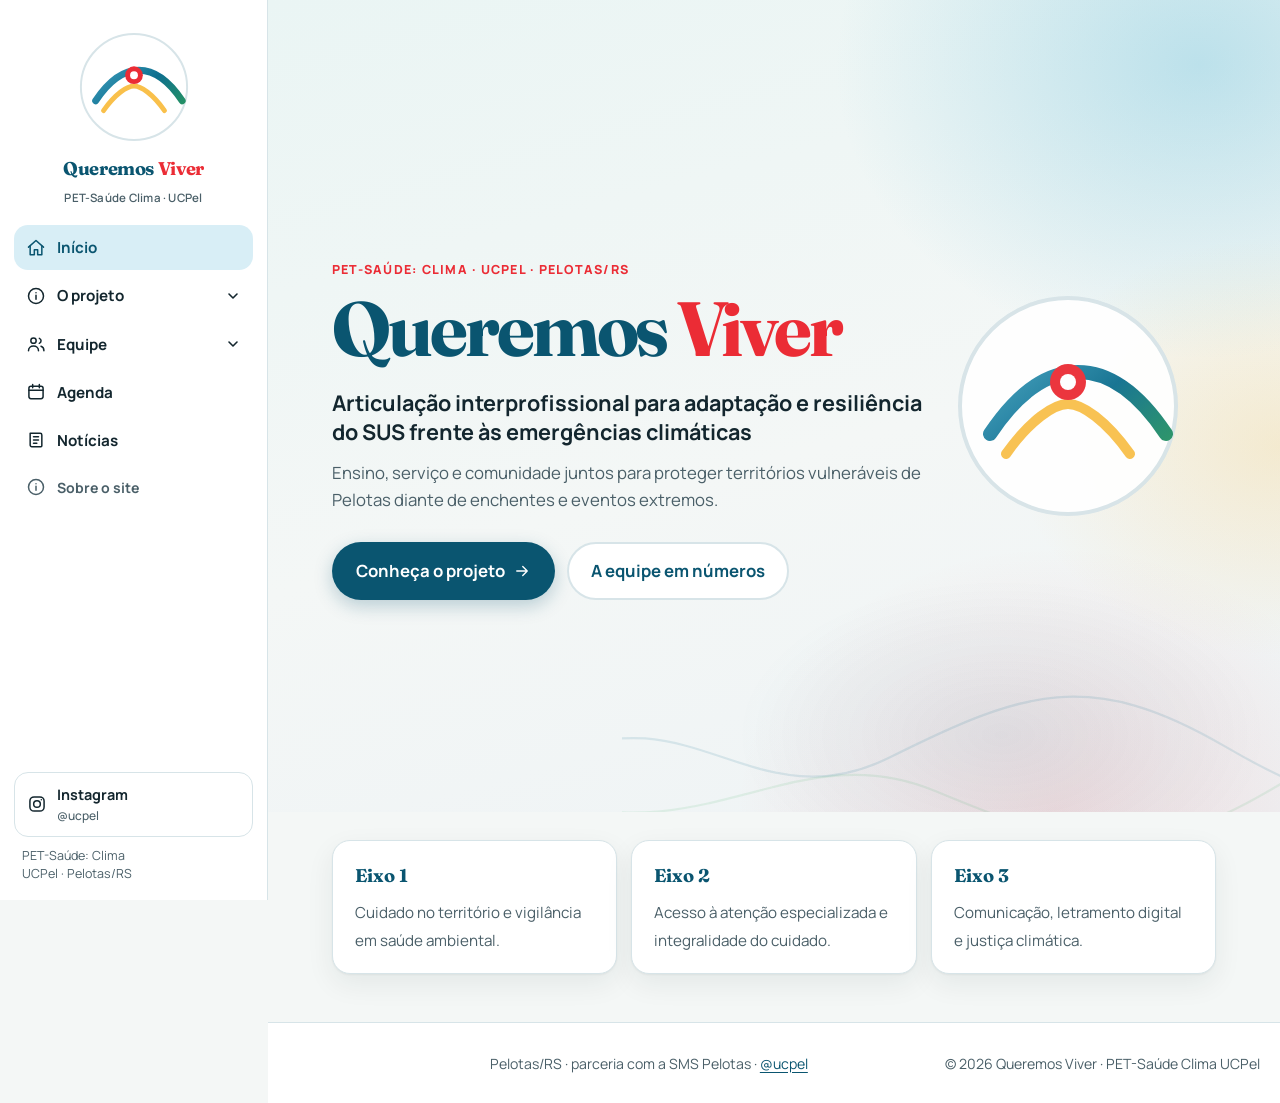
<file: index.html>
<!doctype html>
<html lang="pt-BR">
<head>
  <meta charset="utf-8">
  <meta name="viewport" content="width=device-width, initial-scale=1">
  <title>Queremos Viver — PET-Saúde Clima UCPel</title>
  <meta name="description" content="Queremos Viver (PET-Saúde: Clima, UCPel): articulação interprofissional para adaptação e resiliência do SUS frente às emergências climáticas em Pelotas/RS.">
  <meta name="theme-color" content="#0E6F8F">
  <meta property="og:type" content="website">
  <meta property="og:title" content="Queremos Viver — PET-Saúde Clima UCPel">
  <meta property="og:description" content="Queremos Viver (PET-Saúde: Clima, UCPel): articulação interprofissional para adaptação e resiliência do SUS frente às emergências climáticas em Pelotas/RS.">
  <meta property="og:locale" content="pt_BR">
  <link rel="icon" type="image/svg+xml" href="static/img/marca-queremos-viver.svg">
  <link rel="preconnect" href="https://fonts.googleapis.com">
  <link rel="preconnect" href="https://fonts.gstatic.com" crossorigin>
  <link rel="stylesheet" href="https://fonts.googleapis.com/css2?family=Fraunces:opsz,wght@9..144,600;9..144,700&family=Manrope:wght@400;500;600;700;800&display=swap">
  <link rel="stylesheet" href="static/css/site.css">
</head>
<body class="home">
  <a class="skip" href="#conteudo">Ir para o conteúdo</a>

  <header class="topo-mobile">
    <a class="marca marca--txt" href="" aria-label="Queremos Viver — página inicial"><span class="marca-nome">Queremos <b>Viver</b></span></a>
    <button class="menu-btn" type="button" aria-expanded="false" aria-controls="menu">
      <span class="menu-btn__abrir"><svg class="icon" width="24" height="24" viewBox="0 0 24 24" fill="none" stroke="currentColor" stroke-width="1.8" stroke-linecap="round" stroke-linejoin="round" aria-hidden="true"><path d="M4 7h16M4 12h16M4 17h16"/></svg><span class="sr">Abrir menu</span></span>
      <span class="menu-btn__fechar"><svg class="icon" width="24" height="24" viewBox="0 0 24 24" fill="none" stroke="currentColor" stroke-width="1.8" stroke-linecap="round" stroke-linejoin="round" aria-hidden="true"><path d="M6 6l12 12M18 6L6 18"/></svg><span class="sr">Fechar menu</span></span>
    </button>
  </header>

  <div class="app">
    
    <aside class="lateral-nav" id="menu">
      <a class="lateral-nav__marca" href="" aria-label="Queremos Viver — página inicial">
        <img class="marca-svg" src="static/img/marca-queremos-viver.svg" width="240" height="240" alt="">
        <strong>Queremos <span>Viver</span></strong>
        <small>PET-Saúde Clima · UCPel</small>
      </a>
      <nav aria-label="Principal">
        <ul class="lnav">
          <li><a href="" aria-current="page"><svg class="icon" width="20" height="20" viewBox="0 0 24 24" fill="none" stroke="currentColor" stroke-width="1.8" stroke-linecap="round" stroke-linejoin="round" aria-hidden="true"><path d="M3 11l9-8 9 8"/><path d="M5 10v10h5v-6h4v6h5V10"/></svg>Início</a></li>
          <li>
            <details class="lnav__det">
              <summary class="lnav__grupo"><svg class="icon" width="20" height="20" viewBox="0 0 24 24" fill="none" stroke="currentColor" stroke-width="1.8" stroke-linecap="round" stroke-linejoin="round" aria-hidden="true"><circle cx="12" cy="12" r="9"/><path d="M12 11v5M12 8h.01"/></svg><span>O projeto</span><svg class="lnav__seta" width="16" height="16" viewBox="0 0 24 24" fill="none" stroke="currentColor" stroke-width="2.4" stroke-linecap="round" stroke-linejoin="round" aria-hidden="true"><path d="m6 9 6 6 6-6"/></svg></summary>
              <ul class="lnav__eixos">
                <li><a class="cor-azul" href="o-projeto/"><span class="pt" aria-hidden="true"></span>Apresentação</a></li>
                <li><a class="cor-azul" href="eixos/eixo-1/"><span class="pt" aria-hidden="true"></span>Eixo 1 · Cuidado no território</a></li>
                <li><a class="cor-vermelho" href="eixos/eixo-2/"><span class="pt" aria-hidden="true"></span>Eixo 2 · Acesso e integralidade</a></li>
                <li><a class="cor-amarelo" href="eixos/eixo-3/"><span class="pt" aria-hidden="true"></span>Eixo 3 · Comunicação e inovação</a></li>
                <li><a class="cor-azul" href="documentos/"><span class="pt" aria-hidden="true"></span>Documentos</a></li>
              </ul>
            </details>
          </li>
          <li>
            <details class="lnav__det">
              <summary class="lnav__grupo"><svg class="icon" width="20" height="20" viewBox="0 0 24 24" fill="none" stroke="currentColor" stroke-width="1.8" stroke-linecap="round" stroke-linejoin="round" aria-hidden="true"><circle cx="9" cy="8" r="3.2"/><path d="M3 20c0-3.3 2.7-5.5 6-5.5s6 2.2 6 5.5"/><path d="M16 5.2a3.2 3.2 0 0 1 0 6M18 14.8c2 .6 3.5 2.3 3.5 5.2"/></svg><span>Equipe</span><svg class="lnav__seta" width="16" height="16" viewBox="0 0 24 24" fill="none" stroke="currentColor" stroke-width="2.4" stroke-linecap="round" stroke-linejoin="round" aria-hidden="true"><path d="m6 9 6 6 6-6"/></svg></summary>
              <ul class="lnav__eixos">
                <li><a class="cor-verde" href="equipe/"><span class="pt" aria-hidden="true"></span>Quem somos</a></li>
                <li><a class="cor-verde" href="equipe/em-numeros/"><span class="pt" aria-hidden="true"></span>A equipe em números</a></li>
              </ul>
            </details>
          </li>
          <li><a href="agenda/"><svg class="icon" width="20" height="20" viewBox="0 0 24 24" fill="none" stroke="currentColor" stroke-width="1.8" stroke-linecap="round" stroke-linejoin="round" aria-hidden="true"><rect x="3.5" y="5" width="17" height="15" rx="2.5"/><path d="M3.5 10h17M8 3v4M16 3v4"/></svg>Agenda</a></li>
          <li><a href="noticias/"><svg class="icon" width="20" height="20" viewBox="0 0 24 24" fill="none" stroke="currentColor" stroke-width="1.8" stroke-linecap="round" stroke-linejoin="round" aria-hidden="true"><path d="M5 4h12a2 2 0 0 1 2 2v13a1 1 0 0 1-1 1H7a2 2 0 0 1-2-2z"/><path d="M9 8h6M9 12h6M9 16h4"/></svg>Notícias</a></li>
          <li class="lnav__sec"><a href="sobre/"><svg class="icon" width="20" height="20" viewBox="0 0 24 24" fill="none" stroke="currentColor" stroke-width="1.8" stroke-linecap="round" stroke-linejoin="round" aria-hidden="true"><circle cx="12" cy="12" r="9"/><path d="M12 11v5M12 8h.01"/></svg>Sobre o site</a></li>
        </ul>
      </nav>
      <div class="lateral-nav__rodape">
        <a class="lateral-nav__social" href="https://www.instagram.com/ucpel/" target="_blank" rel="noopener"><svg class="icon" width="20" height="20" viewBox="0 0 24 24" fill="none" stroke="currentColor" stroke-width="1.8" stroke-linecap="round" stroke-linejoin="round" aria-hidden="true"><rect x="3.5" y="3.5" width="17" height="17" rx="5"/><circle cx="12" cy="12" r="4"/><path d="M17.2 6.8h.01"/></svg><span>Instagram<small>@ucpel</small></span></a>
        <p>PET-Saúde: Clima<br>UCPel · Pelotas/RS</p>
      </div>
    </aside>

    <div class="area">
      <main id="conteudo">

<section class="inicio" aria-labelledby="t-titulo">
  <div class="inicio__texto">
    <p class="etiqueta">PET-Saúde: Clima · UCPel · Pelotas/RS</p>
    <h1 id="t-titulo">Queremos <span>Viver</span></h1>
    <p class="inicio__sub">Articulação interprofissional para adaptação e resiliência do SUS frente às emergências climáticas</p>
    <p class="inicio__txt">Ensino, serviço e comunidade juntos para proteger territórios vulneráveis de Pelotas diante de enchentes e eventos extremos.</p>
    <div class="inicio__acoes">
      <a class="btn btn--primario" href="o-projeto/">Conheça o projeto <svg class="icon" width="18" height="18" viewBox="0 0 24 24" fill="none" stroke="currentColor" stroke-width="1.8" stroke-linecap="round" stroke-linejoin="round" aria-hidden="true"><path d="M5 12h14M13 6l6 6-6 6"/></svg></a>
      <a class="btn btn--sec" href="equipe/em-numeros/">A equipe em números</a>
    </div>
  </div>
  <img class="inicio__marca" src="static/img/marca-queremos-viver.svg" width="240" height="240" alt="Marca Queremos Viver">
</section>
<section class="home-destaques" aria-label="Atalhos">
  <a class="home-destaque" href="eixos/eixo-1/"><strong>Eixo 1</strong><span>Cuidado no território e vigilância em saúde ambiental.</span></a>
  <a class="home-destaque" href="eixos/eixo-2/"><strong>Eixo 2</strong><span>Acesso à atenção especializada e integralidade do cuidado.</span></a>
  <a class="home-destaque" href="eixos/eixo-3/"><strong>Eixo 3</strong><span>Comunicação, letramento digital e justiça climática.</span></a>
</section>

      </main>
      <footer class="rodape">
        <div class="wrap rodape__linha">
          <img class="rodape__ucpel" src="static/img/logo-ucpel.png" alt="Universidade Católica de Pelotas" width="203" height="113" loading="lazy">
          <p class="rodape__contato">Pelotas/RS · parceria com a SMS Pelotas · <a href="https://www.instagram.com/ucpel/" target="_blank" rel="noopener">@ucpel</a></p>
          <p class="rodape__copy">© 2026 Queremos Viver · PET-Saúde Clima UCPel</p>
        </div>
      </footer>
    </div>
  </div>
  <script src="static/js/main.js" defer></script>
</body>
</html>
</file>
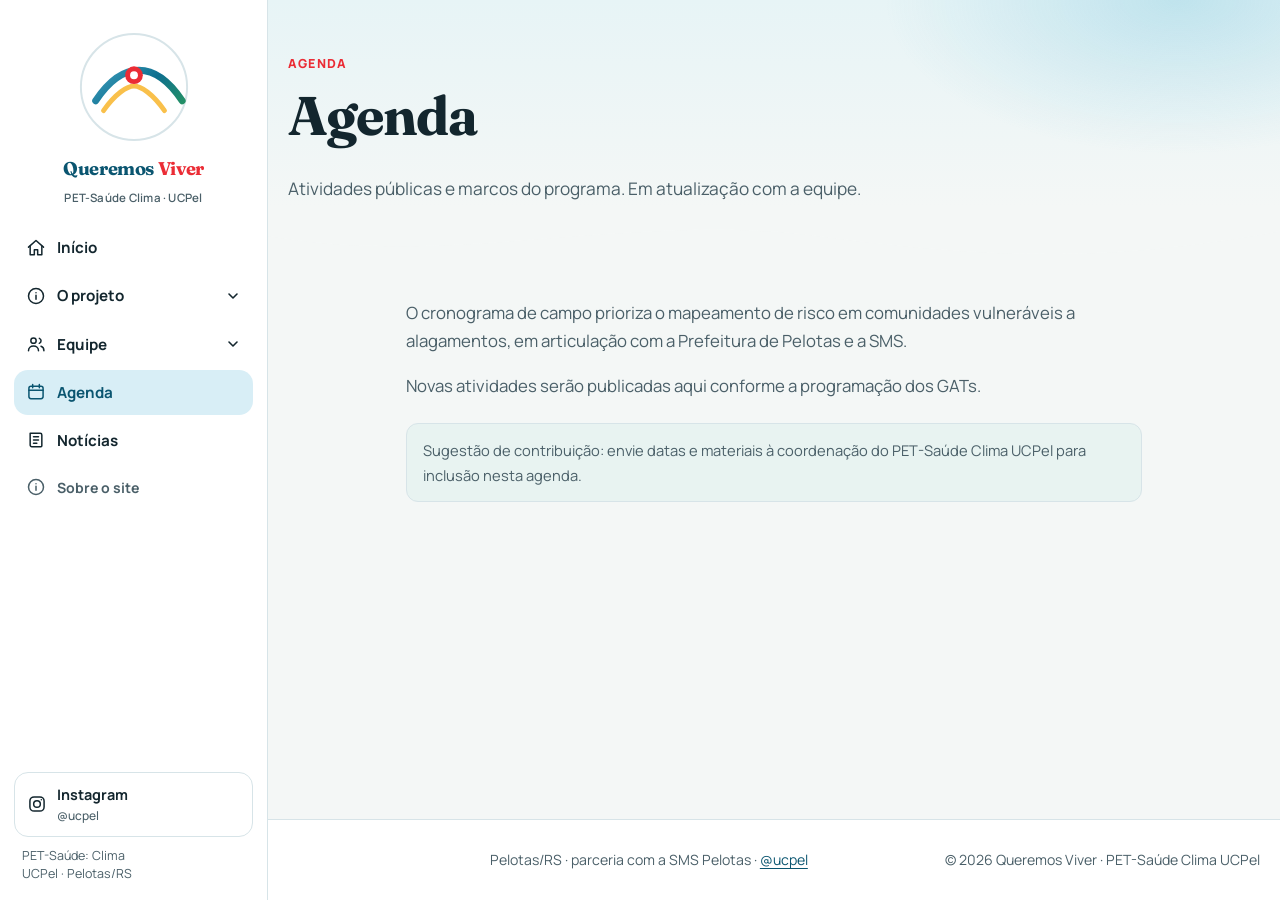
<file: agenda/index.html>
<!doctype html>
<html lang="pt-BR">
<head>
  <meta charset="utf-8">
  <meta name="viewport" content="width=device-width, initial-scale=1">
  <title>Agenda · Queremos Viver — PET-Saúde Clima UCPel</title>
  <meta name="description" content="Queremos Viver (PET-Saúde: Clima, UCPel): articulação interprofissional para adaptação e resiliência do SUS frente às emergências climáticas em Pelotas/RS.">
  <meta name="theme-color" content="#0E6F8F">
  <meta property="og:type" content="website">
  <meta property="og:title" content="Agenda">
  <meta property="og:description" content="Queremos Viver (PET-Saúde: Clima, UCPel): articulação interprofissional para adaptação e resiliência do SUS frente às emergências climáticas em Pelotas/RS.">
  <meta property="og:locale" content="pt_BR">
  <link rel="icon" type="image/svg+xml" href="../static/img/marca-queremos-viver.svg">
  <link rel="preconnect" href="https://fonts.googleapis.com">
  <link rel="preconnect" href="https://fonts.gstatic.com" crossorigin>
  <link rel="stylesheet" href="https://fonts.googleapis.com/css2?family=Fraunces:opsz,wght@9..144,600;9..144,700&family=Manrope:wght@400;500;600;700;800&display=swap">
  <link rel="stylesheet" href="../static/css/site.css">
</head>
<body>
  <a class="skip" href="#conteudo">Ir para o conteúdo</a>

  <header class="topo-mobile">
    <a class="marca marca--txt" href="../" aria-label="Queremos Viver — página inicial"><span class="marca-nome">Queremos <b>Viver</b></span></a>
    <button class="menu-btn" type="button" aria-expanded="false" aria-controls="menu">
      <span class="menu-btn__abrir"><svg class="icon" width="24" height="24" viewBox="0 0 24 24" fill="none" stroke="currentColor" stroke-width="1.8" stroke-linecap="round" stroke-linejoin="round" aria-hidden="true"><path d="M4 7h16M4 12h16M4 17h16"/></svg><span class="sr">Abrir menu</span></span>
      <span class="menu-btn__fechar"><svg class="icon" width="24" height="24" viewBox="0 0 24 24" fill="none" stroke="currentColor" stroke-width="1.8" stroke-linecap="round" stroke-linejoin="round" aria-hidden="true"><path d="M6 6l12 12M18 6L6 18"/></svg><span class="sr">Fechar menu</span></span>
    </button>
  </header>

  <div class="app">
    
    <aside class="lateral-nav" id="menu">
      <a class="lateral-nav__marca" href="../" aria-label="Queremos Viver — página inicial">
        <img class="marca-svg" src="../static/img/marca-queremos-viver.svg" width="240" height="240" alt="">
        <strong>Queremos <span>Viver</span></strong>
        <small>PET-Saúde Clima · UCPel</small>
      </a>
      <nav aria-label="Principal">
        <ul class="lnav">
          <li><a href="../"><svg class="icon" width="20" height="20" viewBox="0 0 24 24" fill="none" stroke="currentColor" stroke-width="1.8" stroke-linecap="round" stroke-linejoin="round" aria-hidden="true"><path d="M3 11l9-8 9 8"/><path d="M5 10v10h5v-6h4v6h5V10"/></svg>Início</a></li>
          <li>
            <details class="lnav__det">
              <summary class="lnav__grupo"><svg class="icon" width="20" height="20" viewBox="0 0 24 24" fill="none" stroke="currentColor" stroke-width="1.8" stroke-linecap="round" stroke-linejoin="round" aria-hidden="true"><circle cx="12" cy="12" r="9"/><path d="M12 11v5M12 8h.01"/></svg><span>O projeto</span><svg class="lnav__seta" width="16" height="16" viewBox="0 0 24 24" fill="none" stroke="currentColor" stroke-width="2.4" stroke-linecap="round" stroke-linejoin="round" aria-hidden="true"><path d="m6 9 6 6 6-6"/></svg></summary>
              <ul class="lnav__eixos">
                <li><a class="cor-azul" href="../o-projeto/"><span class="pt" aria-hidden="true"></span>Apresentação</a></li>
                <li><a class="cor-azul" href="../eixos/eixo-1/"><span class="pt" aria-hidden="true"></span>Eixo 1 · Cuidado no território</a></li>
                <li><a class="cor-vermelho" href="../eixos/eixo-2/"><span class="pt" aria-hidden="true"></span>Eixo 2 · Acesso e integralidade</a></li>
                <li><a class="cor-amarelo" href="../eixos/eixo-3/"><span class="pt" aria-hidden="true"></span>Eixo 3 · Comunicação e inovação</a></li>
                <li><a class="cor-azul" href="../documentos/"><span class="pt" aria-hidden="true"></span>Documentos</a></li>
              </ul>
            </details>
          </li>
          <li>
            <details class="lnav__det">
              <summary class="lnav__grupo"><svg class="icon" width="20" height="20" viewBox="0 0 24 24" fill="none" stroke="currentColor" stroke-width="1.8" stroke-linecap="round" stroke-linejoin="round" aria-hidden="true"><circle cx="9" cy="8" r="3.2"/><path d="M3 20c0-3.3 2.7-5.5 6-5.5s6 2.2 6 5.5"/><path d="M16 5.2a3.2 3.2 0 0 1 0 6M18 14.8c2 .6 3.5 2.3 3.5 5.2"/></svg><span>Equipe</span><svg class="lnav__seta" width="16" height="16" viewBox="0 0 24 24" fill="none" stroke="currentColor" stroke-width="2.4" stroke-linecap="round" stroke-linejoin="round" aria-hidden="true"><path d="m6 9 6 6 6-6"/></svg></summary>
              <ul class="lnav__eixos">
                <li><a class="cor-verde" href="../equipe/"><span class="pt" aria-hidden="true"></span>Quem somos</a></li>
                <li><a class="cor-verde" href="../equipe/em-numeros/"><span class="pt" aria-hidden="true"></span>A equipe em números</a></li>
              </ul>
            </details>
          </li>
          <li><a href="../agenda/" aria-current="page"><svg class="icon" width="20" height="20" viewBox="0 0 24 24" fill="none" stroke="currentColor" stroke-width="1.8" stroke-linecap="round" stroke-linejoin="round" aria-hidden="true"><rect x="3.5" y="5" width="17" height="15" rx="2.5"/><path d="M3.5 10h17M8 3v4M16 3v4"/></svg>Agenda</a></li>
          <li><a href="../noticias/"><svg class="icon" width="20" height="20" viewBox="0 0 24 24" fill="none" stroke="currentColor" stroke-width="1.8" stroke-linecap="round" stroke-linejoin="round" aria-hidden="true"><path d="M5 4h12a2 2 0 0 1 2 2v13a1 1 0 0 1-1 1H7a2 2 0 0 1-2-2z"/><path d="M9 8h6M9 12h6M9 16h4"/></svg>Notícias</a></li>
          <li class="lnav__sec"><a href="../sobre/"><svg class="icon" width="20" height="20" viewBox="0 0 24 24" fill="none" stroke="currentColor" stroke-width="1.8" stroke-linecap="round" stroke-linejoin="round" aria-hidden="true"><circle cx="12" cy="12" r="9"/><path d="M12 11v5M12 8h.01"/></svg>Sobre o site</a></li>
        </ul>
      </nav>
      <div class="lateral-nav__rodape">
        <a class="lateral-nav__social" href="https://www.instagram.com/ucpel/" target="_blank" rel="noopener"><svg class="icon" width="20" height="20" viewBox="0 0 24 24" fill="none" stroke="currentColor" stroke-width="1.8" stroke-linecap="round" stroke-linejoin="round" aria-hidden="true"><rect x="3.5" y="3.5" width="17" height="17" rx="5"/><circle cx="12" cy="12" r="4"/><path d="M17.2 6.8h.01"/></svg><span>Instagram<small>@ucpel</small></span></a>
        <p>PET-Saúde: Clima<br>UCPel · Pelotas/RS</p>
      </div>
    </aside>

    <div class="area">
      <main id="conteudo">
<section class="pagina-cab cor-azul">
  <div class="wrap">
    <p class="etiqueta">Agenda</p>
    <h1>Agenda</h1>
    <p class="pagina-cab__texto">Atividades públicas e marcos do programa. Em atualização com a equipe.</p>
  </div>
  <svg class="pagina-cab__onda" viewBox="0 0 1440 60" preserveAspectRatio="none" aria-hidden="true" focusable="false"><path d="M0 30C260 70 520 0 780 30S1200 62 1440 24V60H0z" fill="#f4f7f6"/></svg>
</section>

<section class="secao secao--curta">
  <div class="wrap prosa">
    <p>O cronograma de campo prioriza o mapeamento de risco em comunidades vulneráveis a alagamentos, em articulação com a Prefeitura de Pelotas e a SMS.</p>
    <p>Novas atividades serão publicadas aqui conforme a programação dos GATs.</p>
    <p class="nota">Sugestão de contribuição: envie datas e materiais à coordenação do PET-Saúde Clima UCPel para inclusão nesta agenda.</p>
  </div>
</section>

      </main>
      <footer class="rodape">
        <div class="wrap rodape__linha">
          <img class="rodape__ucpel" src="../static/img/logo-ucpel.png" alt="Universidade Católica de Pelotas" width="203" height="113" loading="lazy">
          <p class="rodape__contato">Pelotas/RS · parceria com a SMS Pelotas · <a href="https://www.instagram.com/ucpel/" target="_blank" rel="noopener">@ucpel</a></p>
          <p class="rodape__copy">© 2026 Queremos Viver · PET-Saúde Clima UCPel</p>
        </div>
      </footer>
    </div>
  </div>
  <script src="../static/js/main.js" defer></script>
</body>
</html>
</file>
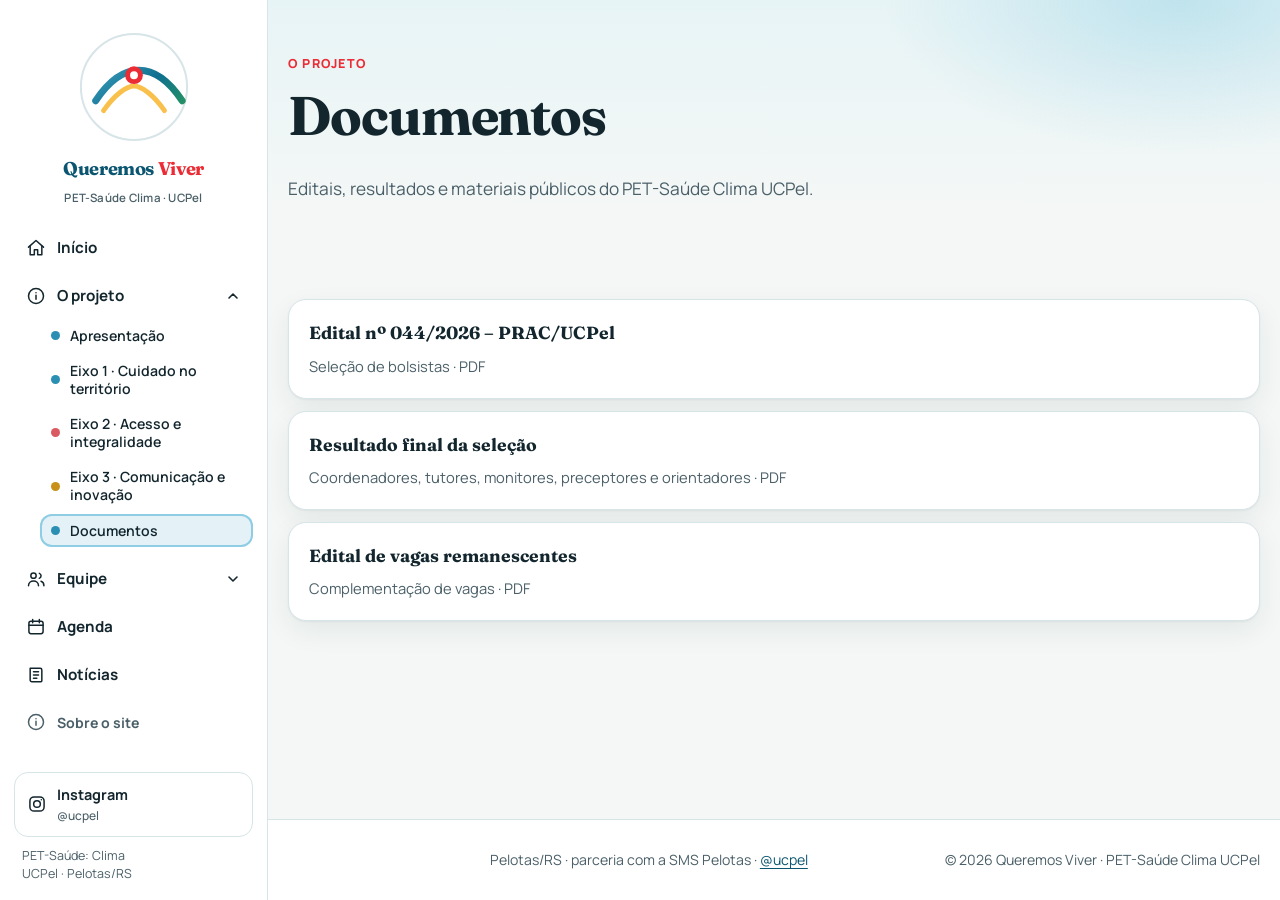
<file: documentos/index.html>
<!doctype html>
<html lang="pt-BR">
<head>
  <meta charset="utf-8">
  <meta name="viewport" content="width=device-width, initial-scale=1">
  <title>Documentos · Queremos Viver — PET-Saúde Clima UCPel</title>
  <meta name="description" content="Queremos Viver (PET-Saúde: Clima, UCPel): articulação interprofissional para adaptação e resiliência do SUS frente às emergências climáticas em Pelotas/RS.">
  <meta name="theme-color" content="#0E6F8F">
  <meta property="og:type" content="website">
  <meta property="og:title" content="Documentos">
  <meta property="og:description" content="Queremos Viver (PET-Saúde: Clima, UCPel): articulação interprofissional para adaptação e resiliência do SUS frente às emergências climáticas em Pelotas/RS.">
  <meta property="og:locale" content="pt_BR">
  <link rel="icon" type="image/svg+xml" href="../static/img/marca-queremos-viver.svg">
  <link rel="preconnect" href="https://fonts.googleapis.com">
  <link rel="preconnect" href="https://fonts.gstatic.com" crossorigin>
  <link rel="stylesheet" href="https://fonts.googleapis.com/css2?family=Fraunces:opsz,wght@9..144,600;9..144,700&family=Manrope:wght@400;500;600;700;800&display=swap">
  <link rel="stylesheet" href="../static/css/site.css">
</head>
<body>
  <a class="skip" href="#conteudo">Ir para o conteúdo</a>

  <header class="topo-mobile">
    <a class="marca marca--txt" href="../" aria-label="Queremos Viver — página inicial"><span class="marca-nome">Queremos <b>Viver</b></span></a>
    <button class="menu-btn" type="button" aria-expanded="false" aria-controls="menu">
      <span class="menu-btn__abrir"><svg class="icon" width="24" height="24" viewBox="0 0 24 24" fill="none" stroke="currentColor" stroke-width="1.8" stroke-linecap="round" stroke-linejoin="round" aria-hidden="true"><path d="M4 7h16M4 12h16M4 17h16"/></svg><span class="sr">Abrir menu</span></span>
      <span class="menu-btn__fechar"><svg class="icon" width="24" height="24" viewBox="0 0 24 24" fill="none" stroke="currentColor" stroke-width="1.8" stroke-linecap="round" stroke-linejoin="round" aria-hidden="true"><path d="M6 6l12 12M18 6L6 18"/></svg><span class="sr">Fechar menu</span></span>
    </button>
  </header>

  <div class="app">
    
    <aside class="lateral-nav" id="menu">
      <a class="lateral-nav__marca" href="../" aria-label="Queremos Viver — página inicial">
        <img class="marca-svg" src="../static/img/marca-queremos-viver.svg" width="240" height="240" alt="">
        <strong>Queremos <span>Viver</span></strong>
        <small>PET-Saúde Clima · UCPel</small>
      </a>
      <nav aria-label="Principal">
        <ul class="lnav">
          <li><a href="../"><svg class="icon" width="20" height="20" viewBox="0 0 24 24" fill="none" stroke="currentColor" stroke-width="1.8" stroke-linecap="round" stroke-linejoin="round" aria-hidden="true"><path d="M3 11l9-8 9 8"/><path d="M5 10v10h5v-6h4v6h5V10"/></svg>Início</a></li>
          <li>
            <details class="lnav__det" open data-fixo>
              <summary class="lnav__grupo"><svg class="icon" width="20" height="20" viewBox="0 0 24 24" fill="none" stroke="currentColor" stroke-width="1.8" stroke-linecap="round" stroke-linejoin="round" aria-hidden="true"><circle cx="12" cy="12" r="9"/><path d="M12 11v5M12 8h.01"/></svg><span>O projeto</span><svg class="lnav__seta" width="16" height="16" viewBox="0 0 24 24" fill="none" stroke="currentColor" stroke-width="2.4" stroke-linecap="round" stroke-linejoin="round" aria-hidden="true"><path d="m6 9 6 6 6-6"/></svg></summary>
              <ul class="lnav__eixos">
                <li><a class="cor-azul" href="../o-projeto/"><span class="pt" aria-hidden="true"></span>Apresentação</a></li>
                <li><a class="cor-azul" href="../eixos/eixo-1/"><span class="pt" aria-hidden="true"></span>Eixo 1 · Cuidado no território</a></li>
                <li><a class="cor-vermelho" href="../eixos/eixo-2/"><span class="pt" aria-hidden="true"></span>Eixo 2 · Acesso e integralidade</a></li>
                <li><a class="cor-amarelo" href="../eixos/eixo-3/"><span class="pt" aria-hidden="true"></span>Eixo 3 · Comunicação e inovação</a></li>
                <li><a class="cor-azul" href="../documentos/" aria-current="page"><span class="pt" aria-hidden="true"></span>Documentos</a></li>
              </ul>
            </details>
          </li>
          <li>
            <details class="lnav__det">
              <summary class="lnav__grupo"><svg class="icon" width="20" height="20" viewBox="0 0 24 24" fill="none" stroke="currentColor" stroke-width="1.8" stroke-linecap="round" stroke-linejoin="round" aria-hidden="true"><circle cx="9" cy="8" r="3.2"/><path d="M3 20c0-3.3 2.7-5.5 6-5.5s6 2.2 6 5.5"/><path d="M16 5.2a3.2 3.2 0 0 1 0 6M18 14.8c2 .6 3.5 2.3 3.5 5.2"/></svg><span>Equipe</span><svg class="lnav__seta" width="16" height="16" viewBox="0 0 24 24" fill="none" stroke="currentColor" stroke-width="2.4" stroke-linecap="round" stroke-linejoin="round" aria-hidden="true"><path d="m6 9 6 6 6-6"/></svg></summary>
              <ul class="lnav__eixos">
                <li><a class="cor-verde" href="../equipe/"><span class="pt" aria-hidden="true"></span>Quem somos</a></li>
                <li><a class="cor-verde" href="../equipe/em-numeros/"><span class="pt" aria-hidden="true"></span>A equipe em números</a></li>
              </ul>
            </details>
          </li>
          <li><a href="../agenda/"><svg class="icon" width="20" height="20" viewBox="0 0 24 24" fill="none" stroke="currentColor" stroke-width="1.8" stroke-linecap="round" stroke-linejoin="round" aria-hidden="true"><rect x="3.5" y="5" width="17" height="15" rx="2.5"/><path d="M3.5 10h17M8 3v4M16 3v4"/></svg>Agenda</a></li>
          <li><a href="../noticias/"><svg class="icon" width="20" height="20" viewBox="0 0 24 24" fill="none" stroke="currentColor" stroke-width="1.8" stroke-linecap="round" stroke-linejoin="round" aria-hidden="true"><path d="M5 4h12a2 2 0 0 1 2 2v13a1 1 0 0 1-1 1H7a2 2 0 0 1-2-2z"/><path d="M9 8h6M9 12h6M9 16h4"/></svg>Notícias</a></li>
          <li class="lnav__sec"><a href="../sobre/"><svg class="icon" width="20" height="20" viewBox="0 0 24 24" fill="none" stroke="currentColor" stroke-width="1.8" stroke-linecap="round" stroke-linejoin="round" aria-hidden="true"><circle cx="12" cy="12" r="9"/><path d="M12 11v5M12 8h.01"/></svg>Sobre o site</a></li>
        </ul>
      </nav>
      <div class="lateral-nav__rodape">
        <a class="lateral-nav__social" href="https://www.instagram.com/ucpel/" target="_blank" rel="noopener"><svg class="icon" width="20" height="20" viewBox="0 0 24 24" fill="none" stroke="currentColor" stroke-width="1.8" stroke-linecap="round" stroke-linejoin="round" aria-hidden="true"><rect x="3.5" y="3.5" width="17" height="17" rx="5"/><circle cx="12" cy="12" r="4"/><path d="M17.2 6.8h.01"/></svg><span>Instagram<small>@ucpel</small></span></a>
        <p>PET-Saúde: Clima<br>UCPel · Pelotas/RS</p>
      </div>
    </aside>

    <div class="area">
      <main id="conteudo">
<section class="pagina-cab cor-azul">
  <div class="wrap">
    <p class="etiqueta">O projeto</p>
    <h1>Documentos</h1>
    <p class="pagina-cab__texto">Editais, resultados e materiais públicos do PET-Saúde Clima UCPel.</p>
  </div>
  <svg class="pagina-cab__onda" viewBox="0 0 1440 60" preserveAspectRatio="none" aria-hidden="true" focusable="false"><path d="M0 30C260 70 520 0 780 30S1200 62 1440 24V60H0z" fill="#f4f7f6"/></svg>
</section>

<section class="secao secao--curta">
  <div class="wrap">
    <ul class="doc-lista">
      <li><a href="https://ucpel.edu.br/laravel/public/storage/editais/June2026/yFucvqeewv0EiTqG99pG.pdf" target="_blank" rel="noopener"><strong>Edital nº 044/2026 – PRAC/UCPel</strong><span>Seleção de bolsistas · PDF</span></a></li>
      <li><a href="https://ucpel.edu.br/laravel/public/storage/editais/July2026/OqFsFWDhZvNcvOh8y2kU.pdf" target="_blank" rel="noopener"><strong>Resultado final da seleção</strong><span>Coordenadores, tutores, monitores, preceptores e orientadores · PDF</span></a></li>
      <li><a href="https://ucpel.edu.br/laravel/public/storage/editais/July2026/4dBo5KC5Et41FSC00psy.pdf" target="_blank" rel="noopener"><strong>Edital de vagas remanescentes</strong><span>Complementação de vagas · PDF</span></a></li>
    </ul>
  </div>
</section>

      </main>
      <footer class="rodape">
        <div class="wrap rodape__linha">
          <img class="rodape__ucpel" src="../static/img/logo-ucpel.png" alt="Universidade Católica de Pelotas" width="203" height="113" loading="lazy">
          <p class="rodape__contato">Pelotas/RS · parceria com a SMS Pelotas · <a href="https://www.instagram.com/ucpel/" target="_blank" rel="noopener">@ucpel</a></p>
          <p class="rodape__copy">© 2026 Queremos Viver · PET-Saúde Clima UCPel</p>
        </div>
      </footer>
    </div>
  </div>
  <script src="../static/js/main.js" defer></script>
</body>
</html>
</file>
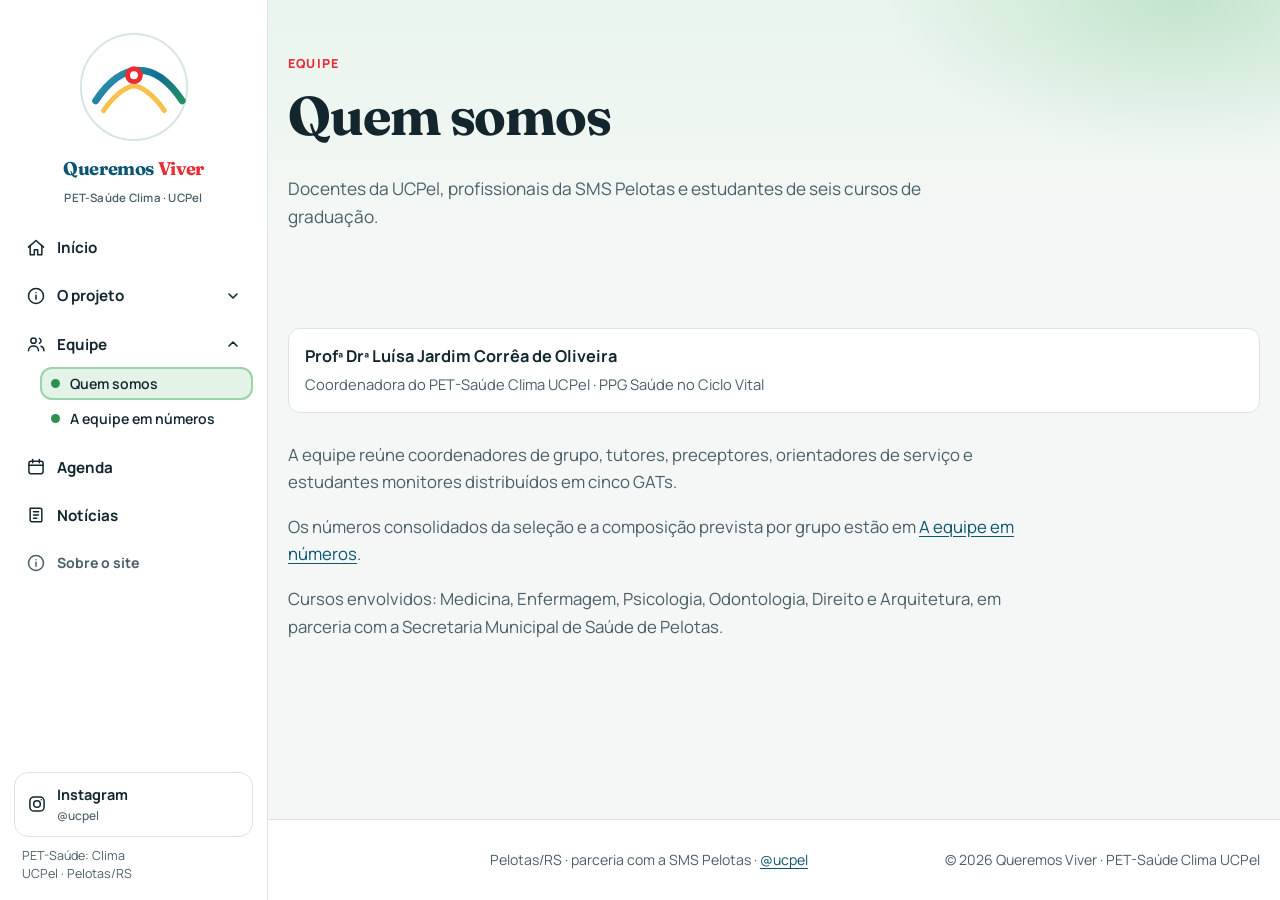
<file: equipe/index.html>
<!doctype html>
<html lang="pt-BR">
<head>
  <meta charset="utf-8">
  <meta name="viewport" content="width=device-width, initial-scale=1">
  <title>Equipe · Queremos Viver — PET-Saúde Clima UCPel</title>
  <meta name="description" content="Queremos Viver (PET-Saúde: Clima, UCPel): articulação interprofissional para adaptação e resiliência do SUS frente às emergências climáticas em Pelotas/RS.">
  <meta name="theme-color" content="#0E6F8F">
  <meta property="og:type" content="website">
  <meta property="og:title" content="Equipe">
  <meta property="og:description" content="Queremos Viver (PET-Saúde: Clima, UCPel): articulação interprofissional para adaptação e resiliência do SUS frente às emergências climáticas em Pelotas/RS.">
  <meta property="og:locale" content="pt_BR">
  <link rel="icon" type="image/svg+xml" href="../static/img/marca-queremos-viver.svg">
  <link rel="preconnect" href="https://fonts.googleapis.com">
  <link rel="preconnect" href="https://fonts.gstatic.com" crossorigin>
  <link rel="stylesheet" href="https://fonts.googleapis.com/css2?family=Fraunces:opsz,wght@9..144,600;9..144,700&family=Manrope:wght@400;500;600;700;800&display=swap">
  <link rel="stylesheet" href="../static/css/site.css">
</head>
<body>
  <a class="skip" href="#conteudo">Ir para o conteúdo</a>

  <header class="topo-mobile">
    <a class="marca marca--txt" href="../" aria-label="Queremos Viver — página inicial"><span class="marca-nome">Queremos <b>Viver</b></span></a>
    <button class="menu-btn" type="button" aria-expanded="false" aria-controls="menu">
      <span class="menu-btn__abrir"><svg class="icon" width="24" height="24" viewBox="0 0 24 24" fill="none" stroke="currentColor" stroke-width="1.8" stroke-linecap="round" stroke-linejoin="round" aria-hidden="true"><path d="M4 7h16M4 12h16M4 17h16"/></svg><span class="sr">Abrir menu</span></span>
      <span class="menu-btn__fechar"><svg class="icon" width="24" height="24" viewBox="0 0 24 24" fill="none" stroke="currentColor" stroke-width="1.8" stroke-linecap="round" stroke-linejoin="round" aria-hidden="true"><path d="M6 6l12 12M18 6L6 18"/></svg><span class="sr">Fechar menu</span></span>
    </button>
  </header>

  <div class="app">
    
    <aside class="lateral-nav" id="menu">
      <a class="lateral-nav__marca" href="../" aria-label="Queremos Viver — página inicial">
        <img class="marca-svg" src="../static/img/marca-queremos-viver.svg" width="240" height="240" alt="">
        <strong>Queremos <span>Viver</span></strong>
        <small>PET-Saúde Clima · UCPel</small>
      </a>
      <nav aria-label="Principal">
        <ul class="lnav">
          <li><a href="../"><svg class="icon" width="20" height="20" viewBox="0 0 24 24" fill="none" stroke="currentColor" stroke-width="1.8" stroke-linecap="round" stroke-linejoin="round" aria-hidden="true"><path d="M3 11l9-8 9 8"/><path d="M5 10v10h5v-6h4v6h5V10"/></svg>Início</a></li>
          <li>
            <details class="lnav__det">
              <summary class="lnav__grupo"><svg class="icon" width="20" height="20" viewBox="0 0 24 24" fill="none" stroke="currentColor" stroke-width="1.8" stroke-linecap="round" stroke-linejoin="round" aria-hidden="true"><circle cx="12" cy="12" r="9"/><path d="M12 11v5M12 8h.01"/></svg><span>O projeto</span><svg class="lnav__seta" width="16" height="16" viewBox="0 0 24 24" fill="none" stroke="currentColor" stroke-width="2.4" stroke-linecap="round" stroke-linejoin="round" aria-hidden="true"><path d="m6 9 6 6 6-6"/></svg></summary>
              <ul class="lnav__eixos">
                <li><a class="cor-azul" href="../o-projeto/"><span class="pt" aria-hidden="true"></span>Apresentação</a></li>
                <li><a class="cor-azul" href="../eixos/eixo-1/"><span class="pt" aria-hidden="true"></span>Eixo 1 · Cuidado no território</a></li>
                <li><a class="cor-vermelho" href="../eixos/eixo-2/"><span class="pt" aria-hidden="true"></span>Eixo 2 · Acesso e integralidade</a></li>
                <li><a class="cor-amarelo" href="../eixos/eixo-3/"><span class="pt" aria-hidden="true"></span>Eixo 3 · Comunicação e inovação</a></li>
                <li><a class="cor-azul" href="../documentos/"><span class="pt" aria-hidden="true"></span>Documentos</a></li>
              </ul>
            </details>
          </li>
          <li>
            <details class="lnav__det" open data-fixo>
              <summary class="lnav__grupo"><svg class="icon" width="20" height="20" viewBox="0 0 24 24" fill="none" stroke="currentColor" stroke-width="1.8" stroke-linecap="round" stroke-linejoin="round" aria-hidden="true"><circle cx="9" cy="8" r="3.2"/><path d="M3 20c0-3.3 2.7-5.5 6-5.5s6 2.2 6 5.5"/><path d="M16 5.2a3.2 3.2 0 0 1 0 6M18 14.8c2 .6 3.5 2.3 3.5 5.2"/></svg><span>Equipe</span><svg class="lnav__seta" width="16" height="16" viewBox="0 0 24 24" fill="none" stroke="currentColor" stroke-width="2.4" stroke-linecap="round" stroke-linejoin="round" aria-hidden="true"><path d="m6 9 6 6 6-6"/></svg></summary>
              <ul class="lnav__eixos">
                <li><a class="cor-verde" href="../equipe/" aria-current="page"><span class="pt" aria-hidden="true"></span>Quem somos</a></li>
                <li><a class="cor-verde" href="../equipe/em-numeros/"><span class="pt" aria-hidden="true"></span>A equipe em números</a></li>
              </ul>
            </details>
          </li>
          <li><a href="../agenda/"><svg class="icon" width="20" height="20" viewBox="0 0 24 24" fill="none" stroke="currentColor" stroke-width="1.8" stroke-linecap="round" stroke-linejoin="round" aria-hidden="true"><rect x="3.5" y="5" width="17" height="15" rx="2.5"/><path d="M3.5 10h17M8 3v4M16 3v4"/></svg>Agenda</a></li>
          <li><a href="../noticias/"><svg class="icon" width="20" height="20" viewBox="0 0 24 24" fill="none" stroke="currentColor" stroke-width="1.8" stroke-linecap="round" stroke-linejoin="round" aria-hidden="true"><path d="M5 4h12a2 2 0 0 1 2 2v13a1 1 0 0 1-1 1H7a2 2 0 0 1-2-2z"/><path d="M9 8h6M9 12h6M9 16h4"/></svg>Notícias</a></li>
          <li class="lnav__sec"><a href="../sobre/"><svg class="icon" width="20" height="20" viewBox="0 0 24 24" fill="none" stroke="currentColor" stroke-width="1.8" stroke-linecap="round" stroke-linejoin="round" aria-hidden="true"><circle cx="12" cy="12" r="9"/><path d="M12 11v5M12 8h.01"/></svg>Sobre o site</a></li>
        </ul>
      </nav>
      <div class="lateral-nav__rodape">
        <a class="lateral-nav__social" href="https://www.instagram.com/ucpel/" target="_blank" rel="noopener"><svg class="icon" width="20" height="20" viewBox="0 0 24 24" fill="none" stroke="currentColor" stroke-width="1.8" stroke-linecap="round" stroke-linejoin="round" aria-hidden="true"><rect x="3.5" y="3.5" width="17" height="17" rx="5"/><circle cx="12" cy="12" r="4"/><path d="M17.2 6.8h.01"/></svg><span>Instagram<small>@ucpel</small></span></a>
        <p>PET-Saúde: Clima<br>UCPel · Pelotas/RS</p>
      </div>
    </aside>

    <div class="area">
      <main id="conteudo">
<section class="pagina-cab cor-verde">
  <div class="wrap">
    <p class="etiqueta">Equipe</p>
    <h1>Quem somos</h1>
    <p class="pagina-cab__texto">Docentes da UCPel, profissionais da SMS Pelotas e estudantes de seis cursos de graduação.</p>
  </div>
  <svg class="pagina-cab__onda" viewBox="0 0 1440 60" preserveAspectRatio="none" aria-hidden="true" focusable="false"><path d="M0 30C260 70 520 0 780 30S1200 62 1440 24V60H0z" fill="#f4f7f6"/></svg>
</section>

<section class="secao secao--curta">
  <div class="wrap">
    <div class="equipe-bloco">
      <article class="pessoa">
        <strong>Profª Drª Luísa Jardim Corrêa de Oliveira</strong>
        <span>Coordenadora do PET-Saúde Clima UCPel · PPG Saúde no Ciclo Vital</span>
      </article>
    </div>
    <div class="prosa">
      <p>A equipe reúne coordenadores de grupo, tutores, preceptores, orientadores de serviço e estudantes monitores distribuídos em cinco GATs.</p>
      <p>Os números consolidados da seleção e a composição prevista por grupo estão em <a href="em-numeros/">A equipe em números</a>.</p>
      <p>Cursos envolvidos: Medicina, Enfermagem, Psicologia, Odontologia, Direito e Arquitetura, em parceria com a Secretaria Municipal de Saúde de Pelotas.</p>
    </div>
  </div>
</section>

      </main>
      <footer class="rodape">
        <div class="wrap rodape__linha">
          <img class="rodape__ucpel" src="../static/img/logo-ucpel.png" alt="Universidade Católica de Pelotas" width="203" height="113" loading="lazy">
          <p class="rodape__contato">Pelotas/RS · parceria com a SMS Pelotas · <a href="https://www.instagram.com/ucpel/" target="_blank" rel="noopener">@ucpel</a></p>
          <p class="rodape__copy">© 2026 Queremos Viver · PET-Saúde Clima UCPel</p>
        </div>
      </footer>
    </div>
  </div>
  <script src="../static/js/main.js" defer></script>
</body>
</html>
</file>
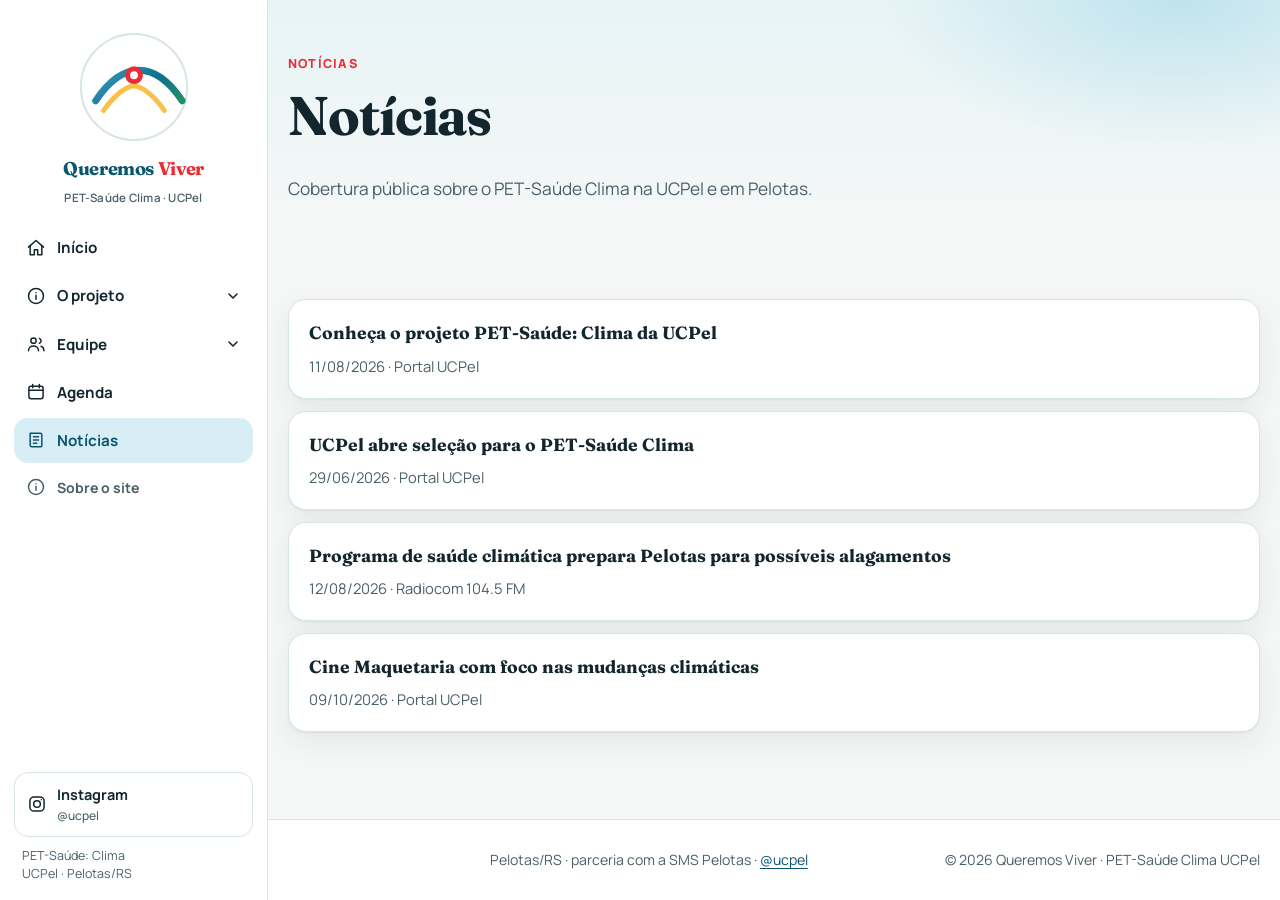
<file: noticias/index.html>
<!doctype html>
<html lang="pt-BR">
<head>
  <meta charset="utf-8">
  <meta name="viewport" content="width=device-width, initial-scale=1">
  <title>Notícias · Queremos Viver — PET-Saúde Clima UCPel</title>
  <meta name="description" content="Queremos Viver (PET-Saúde: Clima, UCPel): articulação interprofissional para adaptação e resiliência do SUS frente às emergências climáticas em Pelotas/RS.">
  <meta name="theme-color" content="#0E6F8F">
  <meta property="og:type" content="website">
  <meta property="og:title" content="Notícias">
  <meta property="og:description" content="Queremos Viver (PET-Saúde: Clima, UCPel): articulação interprofissional para adaptação e resiliência do SUS frente às emergências climáticas em Pelotas/RS.">
  <meta property="og:locale" content="pt_BR">
  <link rel="icon" type="image/svg+xml" href="../static/img/marca-queremos-viver.svg">
  <link rel="preconnect" href="https://fonts.googleapis.com">
  <link rel="preconnect" href="https://fonts.gstatic.com" crossorigin>
  <link rel="stylesheet" href="https://fonts.googleapis.com/css2?family=Fraunces:opsz,wght@9..144,600;9..144,700&family=Manrope:wght@400;500;600;700;800&display=swap">
  <link rel="stylesheet" href="../static/css/site.css">
</head>
<body>
  <a class="skip" href="#conteudo">Ir para o conteúdo</a>

  <header class="topo-mobile">
    <a class="marca marca--txt" href="../" aria-label="Queremos Viver — página inicial"><span class="marca-nome">Queremos <b>Viver</b></span></a>
    <button class="menu-btn" type="button" aria-expanded="false" aria-controls="menu">
      <span class="menu-btn__abrir"><svg class="icon" width="24" height="24" viewBox="0 0 24 24" fill="none" stroke="currentColor" stroke-width="1.8" stroke-linecap="round" stroke-linejoin="round" aria-hidden="true"><path d="M4 7h16M4 12h16M4 17h16"/></svg><span class="sr">Abrir menu</span></span>
      <span class="menu-btn__fechar"><svg class="icon" width="24" height="24" viewBox="0 0 24 24" fill="none" stroke="currentColor" stroke-width="1.8" stroke-linecap="round" stroke-linejoin="round" aria-hidden="true"><path d="M6 6l12 12M18 6L6 18"/></svg><span class="sr">Fechar menu</span></span>
    </button>
  </header>

  <div class="app">
    
    <aside class="lateral-nav" id="menu">
      <a class="lateral-nav__marca" href="../" aria-label="Queremos Viver — página inicial">
        <img class="marca-svg" src="../static/img/marca-queremos-viver.svg" width="240" height="240" alt="">
        <strong>Queremos <span>Viver</span></strong>
        <small>PET-Saúde Clima · UCPel</small>
      </a>
      <nav aria-label="Principal">
        <ul class="lnav">
          <li><a href="../"><svg class="icon" width="20" height="20" viewBox="0 0 24 24" fill="none" stroke="currentColor" stroke-width="1.8" stroke-linecap="round" stroke-linejoin="round" aria-hidden="true"><path d="M3 11l9-8 9 8"/><path d="M5 10v10h5v-6h4v6h5V10"/></svg>Início</a></li>
          <li>
            <details class="lnav__det">
              <summary class="lnav__grupo"><svg class="icon" width="20" height="20" viewBox="0 0 24 24" fill="none" stroke="currentColor" stroke-width="1.8" stroke-linecap="round" stroke-linejoin="round" aria-hidden="true"><circle cx="12" cy="12" r="9"/><path d="M12 11v5M12 8h.01"/></svg><span>O projeto</span><svg class="lnav__seta" width="16" height="16" viewBox="0 0 24 24" fill="none" stroke="currentColor" stroke-width="2.4" stroke-linecap="round" stroke-linejoin="round" aria-hidden="true"><path d="m6 9 6 6 6-6"/></svg></summary>
              <ul class="lnav__eixos">
                <li><a class="cor-azul" href="../o-projeto/"><span class="pt" aria-hidden="true"></span>Apresentação</a></li>
                <li><a class="cor-azul" href="../eixos/eixo-1/"><span class="pt" aria-hidden="true"></span>Eixo 1 · Cuidado no território</a></li>
                <li><a class="cor-vermelho" href="../eixos/eixo-2/"><span class="pt" aria-hidden="true"></span>Eixo 2 · Acesso e integralidade</a></li>
                <li><a class="cor-amarelo" href="../eixos/eixo-3/"><span class="pt" aria-hidden="true"></span>Eixo 3 · Comunicação e inovação</a></li>
                <li><a class="cor-azul" href="../documentos/"><span class="pt" aria-hidden="true"></span>Documentos</a></li>
              </ul>
            </details>
          </li>
          <li>
            <details class="lnav__det">
              <summary class="lnav__grupo"><svg class="icon" width="20" height="20" viewBox="0 0 24 24" fill="none" stroke="currentColor" stroke-width="1.8" stroke-linecap="round" stroke-linejoin="round" aria-hidden="true"><circle cx="9" cy="8" r="3.2"/><path d="M3 20c0-3.3 2.7-5.5 6-5.5s6 2.2 6 5.5"/><path d="M16 5.2a3.2 3.2 0 0 1 0 6M18 14.8c2 .6 3.5 2.3 3.5 5.2"/></svg><span>Equipe</span><svg class="lnav__seta" width="16" height="16" viewBox="0 0 24 24" fill="none" stroke="currentColor" stroke-width="2.4" stroke-linecap="round" stroke-linejoin="round" aria-hidden="true"><path d="m6 9 6 6 6-6"/></svg></summary>
              <ul class="lnav__eixos">
                <li><a class="cor-verde" href="../equipe/"><span class="pt" aria-hidden="true"></span>Quem somos</a></li>
                <li><a class="cor-verde" href="../equipe/em-numeros/"><span class="pt" aria-hidden="true"></span>A equipe em números</a></li>
              </ul>
            </details>
          </li>
          <li><a href="../agenda/"><svg class="icon" width="20" height="20" viewBox="0 0 24 24" fill="none" stroke="currentColor" stroke-width="1.8" stroke-linecap="round" stroke-linejoin="round" aria-hidden="true"><rect x="3.5" y="5" width="17" height="15" rx="2.5"/><path d="M3.5 10h17M8 3v4M16 3v4"/></svg>Agenda</a></li>
          <li><a href="../noticias/" aria-current="page"><svg class="icon" width="20" height="20" viewBox="0 0 24 24" fill="none" stroke="currentColor" stroke-width="1.8" stroke-linecap="round" stroke-linejoin="round" aria-hidden="true"><path d="M5 4h12a2 2 0 0 1 2 2v13a1 1 0 0 1-1 1H7a2 2 0 0 1-2-2z"/><path d="M9 8h6M9 12h6M9 16h4"/></svg>Notícias</a></li>
          <li class="lnav__sec"><a href="../sobre/"><svg class="icon" width="20" height="20" viewBox="0 0 24 24" fill="none" stroke="currentColor" stroke-width="1.8" stroke-linecap="round" stroke-linejoin="round" aria-hidden="true"><circle cx="12" cy="12" r="9"/><path d="M12 11v5M12 8h.01"/></svg>Sobre o site</a></li>
        </ul>
      </nav>
      <div class="lateral-nav__rodape">
        <a class="lateral-nav__social" href="https://www.instagram.com/ucpel/" target="_blank" rel="noopener"><svg class="icon" width="20" height="20" viewBox="0 0 24 24" fill="none" stroke="currentColor" stroke-width="1.8" stroke-linecap="round" stroke-linejoin="round" aria-hidden="true"><rect x="3.5" y="3.5" width="17" height="17" rx="5"/><circle cx="12" cy="12" r="4"/><path d="M17.2 6.8h.01"/></svg><span>Instagram<small>@ucpel</small></span></a>
        <p>PET-Saúde: Clima<br>UCPel · Pelotas/RS</p>
      </div>
    </aside>

    <div class="area">
      <main id="conteudo">
<section class="pagina-cab cor-azul">
  <div class="wrap">
    <p class="etiqueta">Notícias</p>
    <h1>Notícias</h1>
    <p class="pagina-cab__texto">Cobertura pública sobre o PET-Saúde Clima na UCPel e em Pelotas.</p>
  </div>
  <svg class="pagina-cab__onda" viewBox="0 0 1440 60" preserveAspectRatio="none" aria-hidden="true" focusable="false"><path d="M0 30C260 70 520 0 780 30S1200 62 1440 24V60H0z" fill="#f4f7f6"/></svg>
</section>

<section class="secao secao--curta">
  <div class="wrap">
    <ul class="noticia-lista">
      <li><a href="https://ucpel.edu.br/noticias/conheca-o-projeto-pet-saude-clima-da-ucpel" target="_blank" rel="noopener"><strong>Conheça o projeto PET-Saúde: Clima da UCPel</strong><span>11/08/2026 · Portal UCPel</span></a></li>
      <li><a href="https://ucpel.edu.br/noticias/ucpel-abre-selecao-para-o-pet-saude-clima" target="_blank" rel="noopener"><strong>UCPel abre seleção para o PET-Saúde Clima</strong><span>29/06/2026 · Portal UCPel</span></a></li>
      <li><a href="https://www.radiocom.org.br/2026/08/12/programa-de-saude-climatica-prepara-pelotas-para-possiveis-alagamentos/" target="_blank" rel="noopener"><strong>Programa de saúde climática prepara Pelotas para possíveis alagamentos</strong><span>12/08/2026 · Radiocom 104.5 FM</span></a></li>
      <li><a href="https://ucpel.edu.br/noticias/ucpel-promove-cine-maquetaria-com-foco-nas-mudancas-climaticas" target="_blank" rel="noopener"><strong>Cine Maquetaria com foco nas mudanças climáticas</strong><span>09/10/2026 · Portal UCPel</span></a></li>
    </ul>
  </div>
</section>

      </main>
      <footer class="rodape">
        <div class="wrap rodape__linha">
          <img class="rodape__ucpel" src="../static/img/logo-ucpel.png" alt="Universidade Católica de Pelotas" width="203" height="113" loading="lazy">
          <p class="rodape__contato">Pelotas/RS · parceria com a SMS Pelotas · <a href="https://www.instagram.com/ucpel/" target="_blank" rel="noopener">@ucpel</a></p>
          <p class="rodape__copy">© 2026 Queremos Viver · PET-Saúde Clima UCPel</p>
        </div>
      </footer>
    </div>
  </div>
  <script src="../static/js/main.js" defer></script>
</body>
</html>
</file>
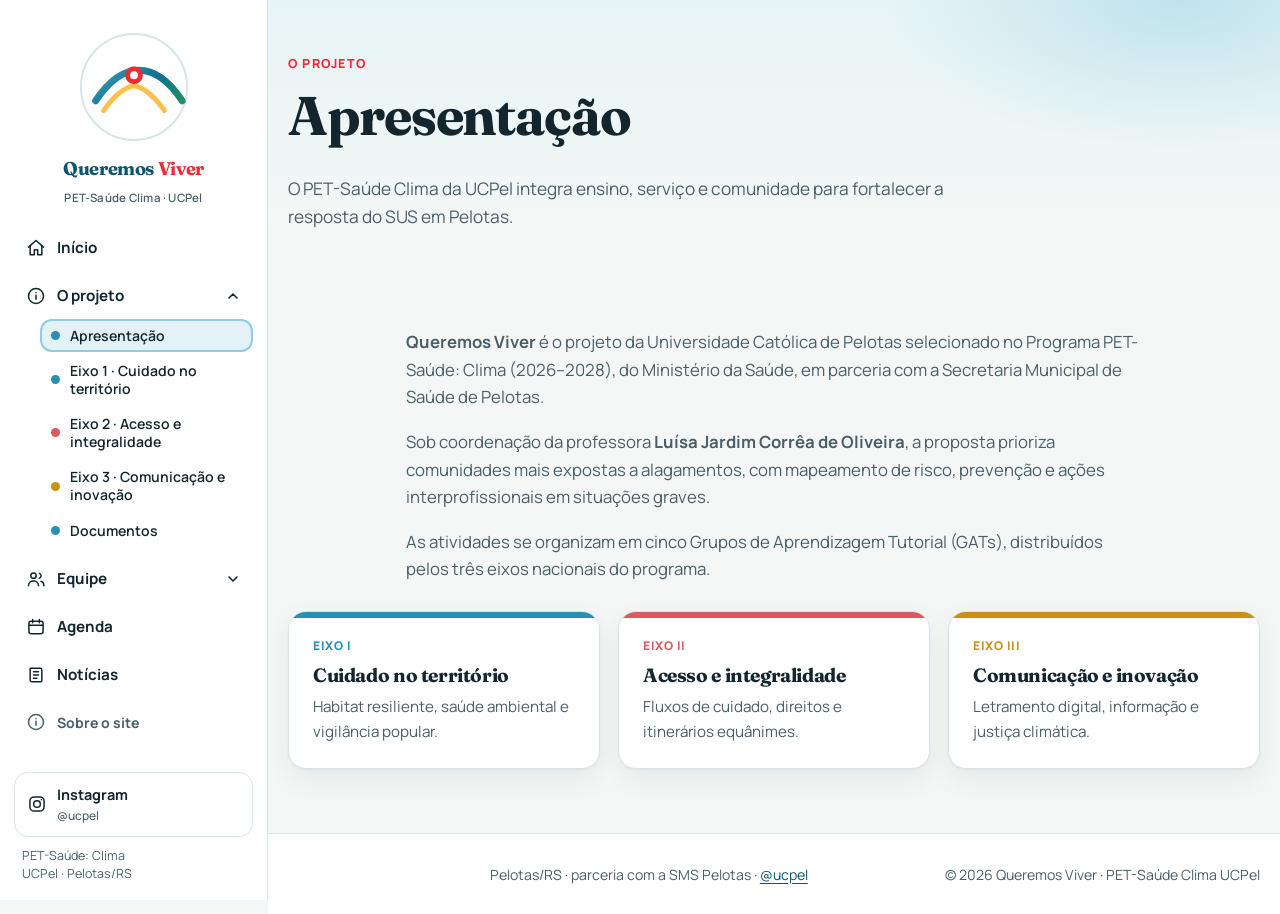
<file: o-projeto/index.html>
<!doctype html>
<html lang="pt-BR">
<head>
  <meta charset="utf-8">
  <meta name="viewport" content="width=device-width, initial-scale=1">
  <title>O projeto · Queremos Viver — PET-Saúde Clima UCPel</title>
  <meta name="description" content="Queremos Viver (PET-Saúde: Clima, UCPel): articulação interprofissional para adaptação e resiliência do SUS frente às emergências climáticas em Pelotas/RS.">
  <meta name="theme-color" content="#0E6F8F">
  <meta property="og:type" content="website">
  <meta property="og:title" content="O projeto">
  <meta property="og:description" content="Queremos Viver (PET-Saúde: Clima, UCPel): articulação interprofissional para adaptação e resiliência do SUS frente às emergências climáticas em Pelotas/RS.">
  <meta property="og:locale" content="pt_BR">
  <link rel="icon" type="image/svg+xml" href="../static/img/marca-queremos-viver.svg">
  <link rel="preconnect" href="https://fonts.googleapis.com">
  <link rel="preconnect" href="https://fonts.gstatic.com" crossorigin>
  <link rel="stylesheet" href="https://fonts.googleapis.com/css2?family=Fraunces:opsz,wght@9..144,600;9..144,700&family=Manrope:wght@400;500;600;700;800&display=swap">
  <link rel="stylesheet" href="../static/css/site.css">
</head>
<body>
  <a class="skip" href="#conteudo">Ir para o conteúdo</a>

  <header class="topo-mobile">
    <a class="marca marca--txt" href="../" aria-label="Queremos Viver — página inicial"><span class="marca-nome">Queremos <b>Viver</b></span></a>
    <button class="menu-btn" type="button" aria-expanded="false" aria-controls="menu">
      <span class="menu-btn__abrir"><svg class="icon" width="24" height="24" viewBox="0 0 24 24" fill="none" stroke="currentColor" stroke-width="1.8" stroke-linecap="round" stroke-linejoin="round" aria-hidden="true"><path d="M4 7h16M4 12h16M4 17h16"/></svg><span class="sr">Abrir menu</span></span>
      <span class="menu-btn__fechar"><svg class="icon" width="24" height="24" viewBox="0 0 24 24" fill="none" stroke="currentColor" stroke-width="1.8" stroke-linecap="round" stroke-linejoin="round" aria-hidden="true"><path d="M6 6l12 12M18 6L6 18"/></svg><span class="sr">Fechar menu</span></span>
    </button>
  </header>

  <div class="app">
    
    <aside class="lateral-nav" id="menu">
      <a class="lateral-nav__marca" href="../" aria-label="Queremos Viver — página inicial">
        <img class="marca-svg" src="../static/img/marca-queremos-viver.svg" width="240" height="240" alt="">
        <strong>Queremos <span>Viver</span></strong>
        <small>PET-Saúde Clima · UCPel</small>
      </a>
      <nav aria-label="Principal">
        <ul class="lnav">
          <li><a href="../"><svg class="icon" width="20" height="20" viewBox="0 0 24 24" fill="none" stroke="currentColor" stroke-width="1.8" stroke-linecap="round" stroke-linejoin="round" aria-hidden="true"><path d="M3 11l9-8 9 8"/><path d="M5 10v10h5v-6h4v6h5V10"/></svg>Início</a></li>
          <li>
            <details class="lnav__det" open data-fixo>
              <summary class="lnav__grupo"><svg class="icon" width="20" height="20" viewBox="0 0 24 24" fill="none" stroke="currentColor" stroke-width="1.8" stroke-linecap="round" stroke-linejoin="round" aria-hidden="true"><circle cx="12" cy="12" r="9"/><path d="M12 11v5M12 8h.01"/></svg><span>O projeto</span><svg class="lnav__seta" width="16" height="16" viewBox="0 0 24 24" fill="none" stroke="currentColor" stroke-width="2.4" stroke-linecap="round" stroke-linejoin="round" aria-hidden="true"><path d="m6 9 6 6 6-6"/></svg></summary>
              <ul class="lnav__eixos">
                <li><a class="cor-azul" href="../o-projeto/" aria-current="page"><span class="pt" aria-hidden="true"></span>Apresentação</a></li>
                <li><a class="cor-azul" href="../eixos/eixo-1/"><span class="pt" aria-hidden="true"></span>Eixo 1 · Cuidado no território</a></li>
                <li><a class="cor-vermelho" href="../eixos/eixo-2/"><span class="pt" aria-hidden="true"></span>Eixo 2 · Acesso e integralidade</a></li>
                <li><a class="cor-amarelo" href="../eixos/eixo-3/"><span class="pt" aria-hidden="true"></span>Eixo 3 · Comunicação e inovação</a></li>
                <li><a class="cor-azul" href="../documentos/"><span class="pt" aria-hidden="true"></span>Documentos</a></li>
              </ul>
            </details>
          </li>
          <li>
            <details class="lnav__det">
              <summary class="lnav__grupo"><svg class="icon" width="20" height="20" viewBox="0 0 24 24" fill="none" stroke="currentColor" stroke-width="1.8" stroke-linecap="round" stroke-linejoin="round" aria-hidden="true"><circle cx="9" cy="8" r="3.2"/><path d="M3 20c0-3.3 2.7-5.5 6-5.5s6 2.2 6 5.5"/><path d="M16 5.2a3.2 3.2 0 0 1 0 6M18 14.8c2 .6 3.5 2.3 3.5 5.2"/></svg><span>Equipe</span><svg class="lnav__seta" width="16" height="16" viewBox="0 0 24 24" fill="none" stroke="currentColor" stroke-width="2.4" stroke-linecap="round" stroke-linejoin="round" aria-hidden="true"><path d="m6 9 6 6 6-6"/></svg></summary>
              <ul class="lnav__eixos">
                <li><a class="cor-verde" href="../equipe/"><span class="pt" aria-hidden="true"></span>Quem somos</a></li>
                <li><a class="cor-verde" href="../equipe/em-numeros/"><span class="pt" aria-hidden="true"></span>A equipe em números</a></li>
              </ul>
            </details>
          </li>
          <li><a href="../agenda/"><svg class="icon" width="20" height="20" viewBox="0 0 24 24" fill="none" stroke="currentColor" stroke-width="1.8" stroke-linecap="round" stroke-linejoin="round" aria-hidden="true"><rect x="3.5" y="5" width="17" height="15" rx="2.5"/><path d="M3.5 10h17M8 3v4M16 3v4"/></svg>Agenda</a></li>
          <li><a href="../noticias/"><svg class="icon" width="20" height="20" viewBox="0 0 24 24" fill="none" stroke="currentColor" stroke-width="1.8" stroke-linecap="round" stroke-linejoin="round" aria-hidden="true"><path d="M5 4h12a2 2 0 0 1 2 2v13a1 1 0 0 1-1 1H7a2 2 0 0 1-2-2z"/><path d="M9 8h6M9 12h6M9 16h4"/></svg>Notícias</a></li>
          <li class="lnav__sec"><a href="../sobre/"><svg class="icon" width="20" height="20" viewBox="0 0 24 24" fill="none" stroke="currentColor" stroke-width="1.8" stroke-linecap="round" stroke-linejoin="round" aria-hidden="true"><circle cx="12" cy="12" r="9"/><path d="M12 11v5M12 8h.01"/></svg>Sobre o site</a></li>
        </ul>
      </nav>
      <div class="lateral-nav__rodape">
        <a class="lateral-nav__social" href="https://www.instagram.com/ucpel/" target="_blank" rel="noopener"><svg class="icon" width="20" height="20" viewBox="0 0 24 24" fill="none" stroke="currentColor" stroke-width="1.8" stroke-linecap="round" stroke-linejoin="round" aria-hidden="true"><rect x="3.5" y="3.5" width="17" height="17" rx="5"/><circle cx="12" cy="12" r="4"/><path d="M17.2 6.8h.01"/></svg><span>Instagram<small>@ucpel</small></span></a>
        <p>PET-Saúde: Clima<br>UCPel · Pelotas/RS</p>
      </div>
    </aside>

    <div class="area">
      <main id="conteudo">
<section class="pagina-cab cor-azul">
  <div class="wrap">
    <p class="etiqueta">O projeto</p>
    <h1>Apresentação</h1>
    <p class="pagina-cab__texto">O PET-Saúde Clima da UCPel integra ensino, serviço e comunidade para fortalecer a resposta do SUS em Pelotas.</p>
  </div>
  <svg class="pagina-cab__onda" viewBox="0 0 1440 60" preserveAspectRatio="none" aria-hidden="true" focusable="false"><path d="M0 30C260 70 520 0 780 30S1200 62 1440 24V60H0z" fill="#f4f7f6"/></svg>
</section>

<section class="secao secao--curta">
  <div class="wrap prosa">
    <p><strong>Queremos Viver</strong> é o projeto da Universidade Católica de Pelotas selecionado no Programa PET-Saúde: Clima (2026–2028), do Ministério da Saúde, em parceria com a Secretaria Municipal de Saúde de Pelotas.</p>
    <p>Sob coordenação da professora <strong>Luísa Jardim Corrêa de Oliveira</strong>, a proposta prioriza comunidades mais expostas a alagamentos, com mapeamento de risco, prevenção e ações interprofissionais em situações graves.</p>
    <p>As atividades se organizam em cinco Grupos de Aprendizagem Tutorial (GATs), distribuídos pelos três eixos nacionais do programa.</p>
  </div>
  <div class="wrap" style="margin-top:28px">
    <div class="grade-eixos">
      <a class="eixo-card cor-azul" href="../eixos/eixo-1/"><small>Eixo I</small><h3>Cuidado no território</h3><p>Habitat resiliente, saúde ambiental e vigilância popular.</p></a>
      <a class="eixo-card cor-vermelho" href="../eixos/eixo-2/"><small>Eixo II</small><h3>Acesso e integralidade</h3><p>Fluxos de cuidado, direitos e itinerários equânimes.</p></a>
      <a class="eixo-card cor-amarelo" href="../eixos/eixo-3/"><small>Eixo III</small><h3>Comunicação e inovação</h3><p>Letramento digital, informação e justiça climática.</p></a>
    </div>
  </div>
</section>

      </main>
      <footer class="rodape">
        <div class="wrap rodape__linha">
          <img class="rodape__ucpel" src="../static/img/logo-ucpel.png" alt="Universidade Católica de Pelotas" width="203" height="113" loading="lazy">
          <p class="rodape__contato">Pelotas/RS · parceria com a SMS Pelotas · <a href="https://www.instagram.com/ucpel/" target="_blank" rel="noopener">@ucpel</a></p>
          <p class="rodape__copy">© 2026 Queremos Viver · PET-Saúde Clima UCPel</p>
        </div>
      </footer>
    </div>
  </div>
  <script src="../static/js/main.js" defer></script>
</body>
</html>
</file>
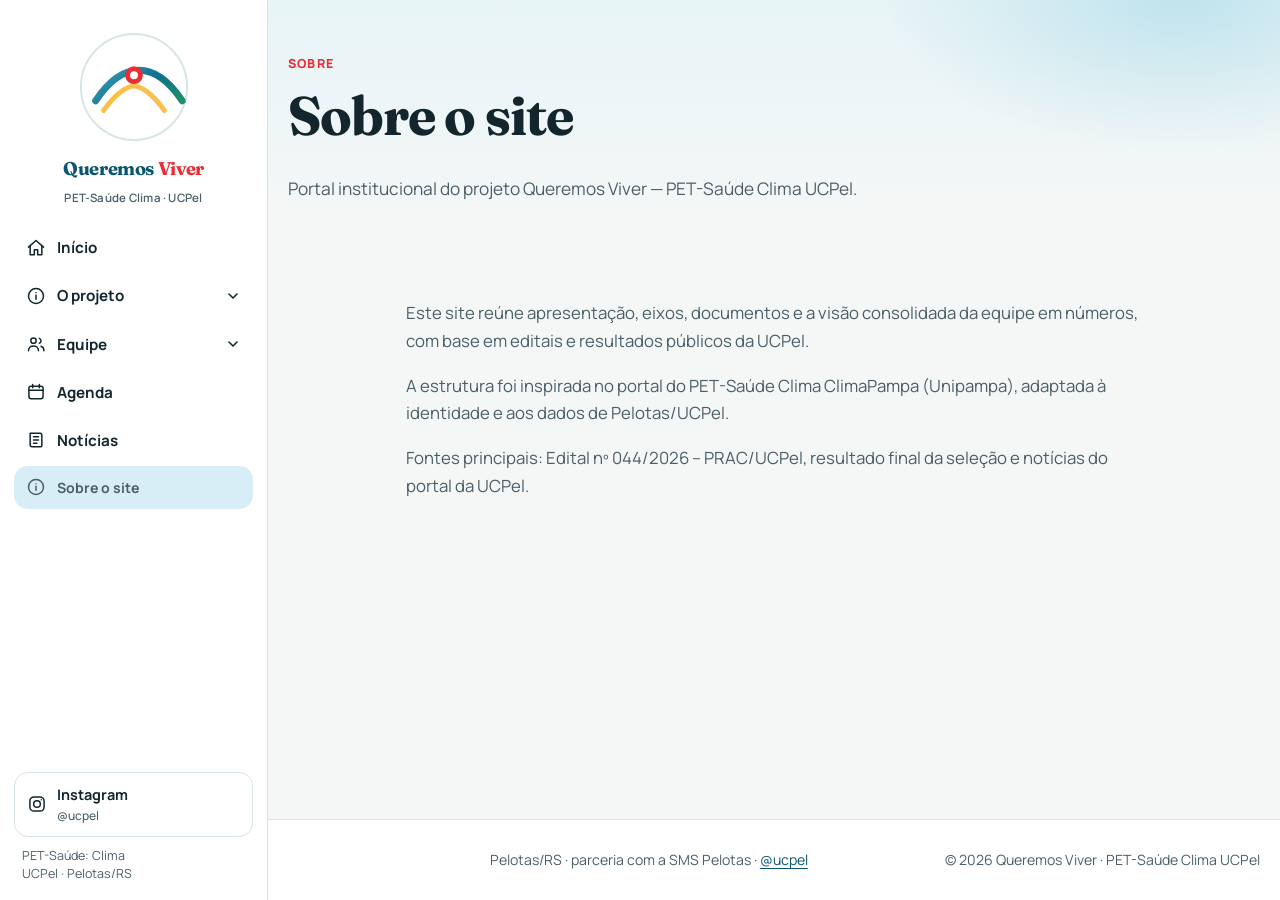
<file: sobre/index.html>
<!doctype html>
<html lang="pt-BR">
<head>
  <meta charset="utf-8">
  <meta name="viewport" content="width=device-width, initial-scale=1">
  <title>Sobre o site · Queremos Viver — PET-Saúde Clima UCPel</title>
  <meta name="description" content="Queremos Viver (PET-Saúde: Clima, UCPel): articulação interprofissional para adaptação e resiliência do SUS frente às emergências climáticas em Pelotas/RS.">
  <meta name="theme-color" content="#0E6F8F">
  <meta property="og:type" content="website">
  <meta property="og:title" content="Sobre o site">
  <meta property="og:description" content="Queremos Viver (PET-Saúde: Clima, UCPel): articulação interprofissional para adaptação e resiliência do SUS frente às emergências climáticas em Pelotas/RS.">
  <meta property="og:locale" content="pt_BR">
  <link rel="icon" type="image/svg+xml" href="../static/img/marca-queremos-viver.svg">
  <link rel="preconnect" href="https://fonts.googleapis.com">
  <link rel="preconnect" href="https://fonts.gstatic.com" crossorigin>
  <link rel="stylesheet" href="https://fonts.googleapis.com/css2?family=Fraunces:opsz,wght@9..144,600;9..144,700&family=Manrope:wght@400;500;600;700;800&display=swap">
  <link rel="stylesheet" href="../static/css/site.css">
</head>
<body>
  <a class="skip" href="#conteudo">Ir para o conteúdo</a>

  <header class="topo-mobile">
    <a class="marca marca--txt" href="../" aria-label="Queremos Viver — página inicial"><span class="marca-nome">Queremos <b>Viver</b></span></a>
    <button class="menu-btn" type="button" aria-expanded="false" aria-controls="menu">
      <span class="menu-btn__abrir"><svg class="icon" width="24" height="24" viewBox="0 0 24 24" fill="none" stroke="currentColor" stroke-width="1.8" stroke-linecap="round" stroke-linejoin="round" aria-hidden="true"><path d="M4 7h16M4 12h16M4 17h16"/></svg><span class="sr">Abrir menu</span></span>
      <span class="menu-btn__fechar"><svg class="icon" width="24" height="24" viewBox="0 0 24 24" fill="none" stroke="currentColor" stroke-width="1.8" stroke-linecap="round" stroke-linejoin="round" aria-hidden="true"><path d="M6 6l12 12M18 6L6 18"/></svg><span class="sr">Fechar menu</span></span>
    </button>
  </header>

  <div class="app">
    
    <aside class="lateral-nav" id="menu">
      <a class="lateral-nav__marca" href="../" aria-label="Queremos Viver — página inicial">
        <img class="marca-svg" src="../static/img/marca-queremos-viver.svg" width="240" height="240" alt="">
        <strong>Queremos <span>Viver</span></strong>
        <small>PET-Saúde Clima · UCPel</small>
      </a>
      <nav aria-label="Principal">
        <ul class="lnav">
          <li><a href="../"><svg class="icon" width="20" height="20" viewBox="0 0 24 24" fill="none" stroke="currentColor" stroke-width="1.8" stroke-linecap="round" stroke-linejoin="round" aria-hidden="true"><path d="M3 11l9-8 9 8"/><path d="M5 10v10h5v-6h4v6h5V10"/></svg>Início</a></li>
          <li>
            <details class="lnav__det">
              <summary class="lnav__grupo"><svg class="icon" width="20" height="20" viewBox="0 0 24 24" fill="none" stroke="currentColor" stroke-width="1.8" stroke-linecap="round" stroke-linejoin="round" aria-hidden="true"><circle cx="12" cy="12" r="9"/><path d="M12 11v5M12 8h.01"/></svg><span>O projeto</span><svg class="lnav__seta" width="16" height="16" viewBox="0 0 24 24" fill="none" stroke="currentColor" stroke-width="2.4" stroke-linecap="round" stroke-linejoin="round" aria-hidden="true"><path d="m6 9 6 6 6-6"/></svg></summary>
              <ul class="lnav__eixos">
                <li><a class="cor-azul" href="../o-projeto/"><span class="pt" aria-hidden="true"></span>Apresentação</a></li>
                <li><a class="cor-azul" href="../eixos/eixo-1/"><span class="pt" aria-hidden="true"></span>Eixo 1 · Cuidado no território</a></li>
                <li><a class="cor-vermelho" href="../eixos/eixo-2/"><span class="pt" aria-hidden="true"></span>Eixo 2 · Acesso e integralidade</a></li>
                <li><a class="cor-amarelo" href="../eixos/eixo-3/"><span class="pt" aria-hidden="true"></span>Eixo 3 · Comunicação e inovação</a></li>
                <li><a class="cor-azul" href="../documentos/"><span class="pt" aria-hidden="true"></span>Documentos</a></li>
              </ul>
            </details>
          </li>
          <li>
            <details class="lnav__det">
              <summary class="lnav__grupo"><svg class="icon" width="20" height="20" viewBox="0 0 24 24" fill="none" stroke="currentColor" stroke-width="1.8" stroke-linecap="round" stroke-linejoin="round" aria-hidden="true"><circle cx="9" cy="8" r="3.2"/><path d="M3 20c0-3.3 2.7-5.5 6-5.5s6 2.2 6 5.5"/><path d="M16 5.2a3.2 3.2 0 0 1 0 6M18 14.8c2 .6 3.5 2.3 3.5 5.2"/></svg><span>Equipe</span><svg class="lnav__seta" width="16" height="16" viewBox="0 0 24 24" fill="none" stroke="currentColor" stroke-width="2.4" stroke-linecap="round" stroke-linejoin="round" aria-hidden="true"><path d="m6 9 6 6 6-6"/></svg></summary>
              <ul class="lnav__eixos">
                <li><a class="cor-verde" href="../equipe/"><span class="pt" aria-hidden="true"></span>Quem somos</a></li>
                <li><a class="cor-verde" href="../equipe/em-numeros/"><span class="pt" aria-hidden="true"></span>A equipe em números</a></li>
              </ul>
            </details>
          </li>
          <li><a href="../agenda/"><svg class="icon" width="20" height="20" viewBox="0 0 24 24" fill="none" stroke="currentColor" stroke-width="1.8" stroke-linecap="round" stroke-linejoin="round" aria-hidden="true"><rect x="3.5" y="5" width="17" height="15" rx="2.5"/><path d="M3.5 10h17M8 3v4M16 3v4"/></svg>Agenda</a></li>
          <li><a href="../noticias/"><svg class="icon" width="20" height="20" viewBox="0 0 24 24" fill="none" stroke="currentColor" stroke-width="1.8" stroke-linecap="round" stroke-linejoin="round" aria-hidden="true"><path d="M5 4h12a2 2 0 0 1 2 2v13a1 1 0 0 1-1 1H7a2 2 0 0 1-2-2z"/><path d="M9 8h6M9 12h6M9 16h4"/></svg>Notícias</a></li>
          <li class="lnav__sec"><a href="../sobre/" aria-current="page"><svg class="icon" width="20" height="20" viewBox="0 0 24 24" fill="none" stroke="currentColor" stroke-width="1.8" stroke-linecap="round" stroke-linejoin="round" aria-hidden="true"><circle cx="12" cy="12" r="9"/><path d="M12 11v5M12 8h.01"/></svg>Sobre o site</a></li>
        </ul>
      </nav>
      <div class="lateral-nav__rodape">
        <a class="lateral-nav__social" href="https://www.instagram.com/ucpel/" target="_blank" rel="noopener"><svg class="icon" width="20" height="20" viewBox="0 0 24 24" fill="none" stroke="currentColor" stroke-width="1.8" stroke-linecap="round" stroke-linejoin="round" aria-hidden="true"><rect x="3.5" y="3.5" width="17" height="17" rx="5"/><circle cx="12" cy="12" r="4"/><path d="M17.2 6.8h.01"/></svg><span>Instagram<small>@ucpel</small></span></a>
        <p>PET-Saúde: Clima<br>UCPel · Pelotas/RS</p>
      </div>
    </aside>

    <div class="area">
      <main id="conteudo">
<section class="pagina-cab cor-azul">
  <div class="wrap">
    <p class="etiqueta">Sobre</p>
    <h1>Sobre o site</h1>
    <p class="pagina-cab__texto">Portal institucional do projeto Queremos Viver — PET-Saúde Clima UCPel.</p>
  </div>
  <svg class="pagina-cab__onda" viewBox="0 0 1440 60" preserveAspectRatio="none" aria-hidden="true" focusable="false"><path d="M0 30C260 70 520 0 780 30S1200 62 1440 24V60H0z" fill="#f4f7f6"/></svg>
</section>

<section class="secao secao--curta">
  <div class="wrap prosa">
    <p>Este site reúne apresentação, eixos, documentos e a visão consolidada da equipe em números, com base em editais e resultados públicos da UCPel.</p>
    <p>A estrutura foi inspirada no portal do PET-Saúde Clima ClimaPampa (Unipampa), adaptada à identidade e aos dados de Pelotas/UCPel.</p>
    <p>Fontes principais: Edital nº 044/2026 – PRAC/UCPel, resultado final da seleção e notícias do portal da UCPel.</p>
  </div>
</section>

      </main>
      <footer class="rodape">
        <div class="wrap rodape__linha">
          <img class="rodape__ucpel" src="../static/img/logo-ucpel.png" alt="Universidade Católica de Pelotas" width="203" height="113" loading="lazy">
          <p class="rodape__contato">Pelotas/RS · parceria com a SMS Pelotas · <a href="https://www.instagram.com/ucpel/" target="_blank" rel="noopener">@ucpel</a></p>
          <p class="rodape__copy">© 2026 Queremos Viver · PET-Saúde Clima UCPel</p>
        </div>
      </footer>
    </div>
  </div>
  <script src="../static/js/main.js" defer></script>
</body>
</html>
</file>
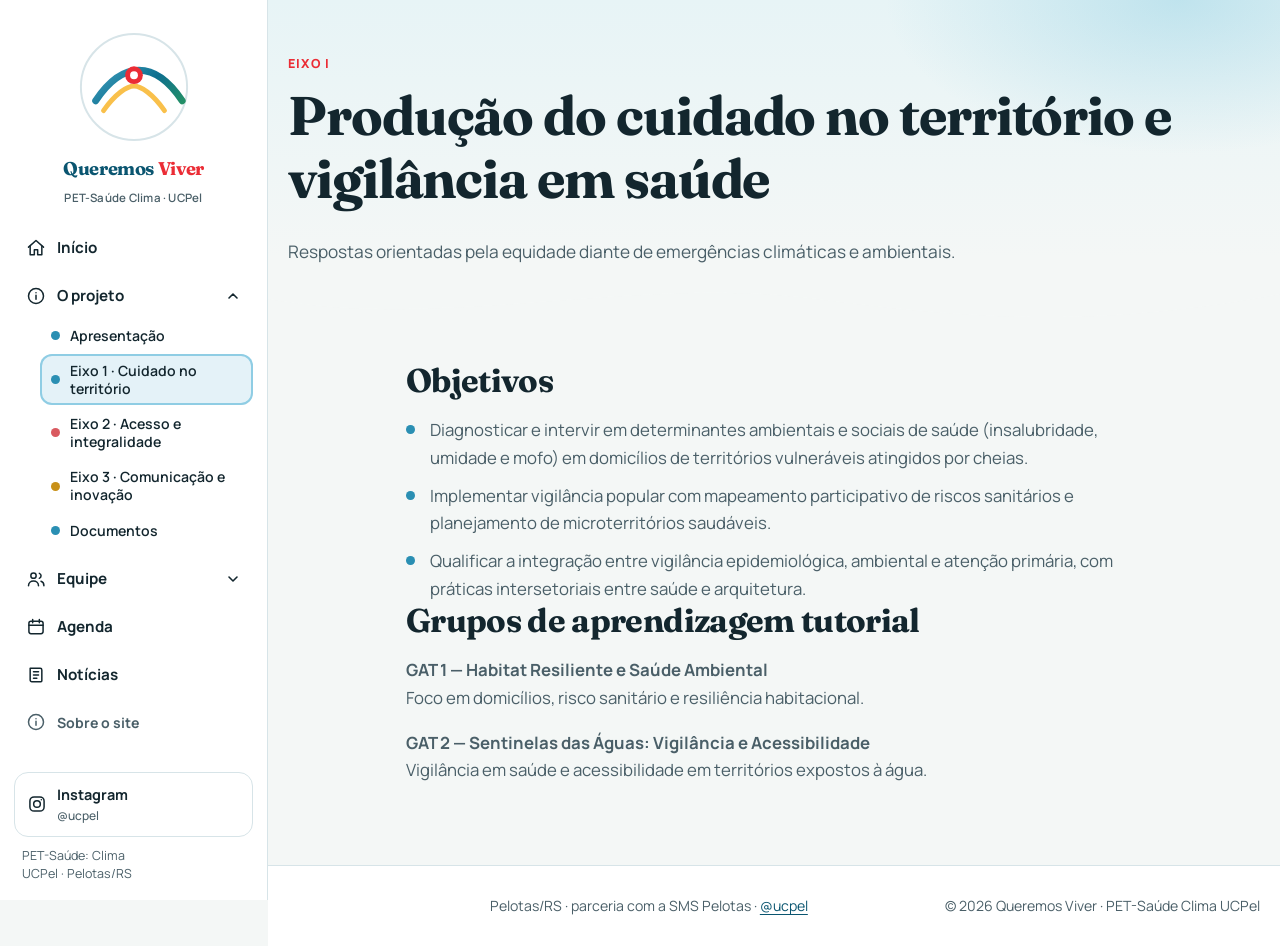
<file: eixos/eixo-1/index.html>
<!doctype html>
<html lang="pt-BR">
<head>
  <meta charset="utf-8">
  <meta name="viewport" content="width=device-width, initial-scale=1">
  <title>Eixo 1 · Queremos Viver — PET-Saúde Clima UCPel</title>
  <meta name="description" content="Queremos Viver (PET-Saúde: Clima, UCPel): articulação interprofissional para adaptação e resiliência do SUS frente às emergências climáticas em Pelotas/RS.">
  <meta name="theme-color" content="#0E6F8F">
  <meta property="og:type" content="website">
  <meta property="og:title" content="Eixo 1">
  <meta property="og:description" content="Queremos Viver (PET-Saúde: Clima, UCPel): articulação interprofissional para adaptação e resiliência do SUS frente às emergências climáticas em Pelotas/RS.">
  <meta property="og:locale" content="pt_BR">
  <link rel="icon" type="image/svg+xml" href="../../static/img/marca-queremos-viver.svg">
  <link rel="preconnect" href="https://fonts.googleapis.com">
  <link rel="preconnect" href="https://fonts.gstatic.com" crossorigin>
  <link rel="stylesheet" href="https://fonts.googleapis.com/css2?family=Fraunces:opsz,wght@9..144,600;9..144,700&family=Manrope:wght@400;500;600;700;800&display=swap">
  <link rel="stylesheet" href="../../static/css/site.css">
</head>
<body>
  <a class="skip" href="#conteudo">Ir para o conteúdo</a>

  <header class="topo-mobile">
    <a class="marca marca--txt" href="../../" aria-label="Queremos Viver — página inicial"><span class="marca-nome">Queremos <b>Viver</b></span></a>
    <button class="menu-btn" type="button" aria-expanded="false" aria-controls="menu">
      <span class="menu-btn__abrir"><svg class="icon" width="24" height="24" viewBox="0 0 24 24" fill="none" stroke="currentColor" stroke-width="1.8" stroke-linecap="round" stroke-linejoin="round" aria-hidden="true"><path d="M4 7h16M4 12h16M4 17h16"/></svg><span class="sr">Abrir menu</span></span>
      <span class="menu-btn__fechar"><svg class="icon" width="24" height="24" viewBox="0 0 24 24" fill="none" stroke="currentColor" stroke-width="1.8" stroke-linecap="round" stroke-linejoin="round" aria-hidden="true"><path d="M6 6l12 12M18 6L6 18"/></svg><span class="sr">Fechar menu</span></span>
    </button>
  </header>

  <div class="app">
    
    <aside class="lateral-nav" id="menu">
      <a class="lateral-nav__marca" href="../../" aria-label="Queremos Viver — página inicial">
        <img class="marca-svg" src="../../static/img/marca-queremos-viver.svg" width="240" height="240" alt="">
        <strong>Queremos <span>Viver</span></strong>
        <small>PET-Saúde Clima · UCPel</small>
      </a>
      <nav aria-label="Principal">
        <ul class="lnav">
          <li><a href="../../"><svg class="icon" width="20" height="20" viewBox="0 0 24 24" fill="none" stroke="currentColor" stroke-width="1.8" stroke-linecap="round" stroke-linejoin="round" aria-hidden="true"><path d="M3 11l9-8 9 8"/><path d="M5 10v10h5v-6h4v6h5V10"/></svg>Início</a></li>
          <li>
            <details class="lnav__det" open data-fixo>
              <summary class="lnav__grupo"><svg class="icon" width="20" height="20" viewBox="0 0 24 24" fill="none" stroke="currentColor" stroke-width="1.8" stroke-linecap="round" stroke-linejoin="round" aria-hidden="true"><circle cx="12" cy="12" r="9"/><path d="M12 11v5M12 8h.01"/></svg><span>O projeto</span><svg class="lnav__seta" width="16" height="16" viewBox="0 0 24 24" fill="none" stroke="currentColor" stroke-width="2.4" stroke-linecap="round" stroke-linejoin="round" aria-hidden="true"><path d="m6 9 6 6 6-6"/></svg></summary>
              <ul class="lnav__eixos">
                <li><a class="cor-azul" href="../../o-projeto/"><span class="pt" aria-hidden="true"></span>Apresentação</a></li>
                <li><a class="cor-azul" href="../../eixos/eixo-1/" aria-current="page"><span class="pt" aria-hidden="true"></span>Eixo 1 · Cuidado no território</a></li>
                <li><a class="cor-vermelho" href="../../eixos/eixo-2/"><span class="pt" aria-hidden="true"></span>Eixo 2 · Acesso e integralidade</a></li>
                <li><a class="cor-amarelo" href="../../eixos/eixo-3/"><span class="pt" aria-hidden="true"></span>Eixo 3 · Comunicação e inovação</a></li>
                <li><a class="cor-azul" href="../../documentos/"><span class="pt" aria-hidden="true"></span>Documentos</a></li>
              </ul>
            </details>
          </li>
          <li>
            <details class="lnav__det">
              <summary class="lnav__grupo"><svg class="icon" width="20" height="20" viewBox="0 0 24 24" fill="none" stroke="currentColor" stroke-width="1.8" stroke-linecap="round" stroke-linejoin="round" aria-hidden="true"><circle cx="9" cy="8" r="3.2"/><path d="M3 20c0-3.3 2.7-5.5 6-5.5s6 2.2 6 5.5"/><path d="M16 5.2a3.2 3.2 0 0 1 0 6M18 14.8c2 .6 3.5 2.3 3.5 5.2"/></svg><span>Equipe</span><svg class="lnav__seta" width="16" height="16" viewBox="0 0 24 24" fill="none" stroke="currentColor" stroke-width="2.4" stroke-linecap="round" stroke-linejoin="round" aria-hidden="true"><path d="m6 9 6 6 6-6"/></svg></summary>
              <ul class="lnav__eixos">
                <li><a class="cor-verde" href="../../equipe/"><span class="pt" aria-hidden="true"></span>Quem somos</a></li>
                <li><a class="cor-verde" href="../../equipe/em-numeros/"><span class="pt" aria-hidden="true"></span>A equipe em números</a></li>
              </ul>
            </details>
          </li>
          <li><a href="../../agenda/"><svg class="icon" width="20" height="20" viewBox="0 0 24 24" fill="none" stroke="currentColor" stroke-width="1.8" stroke-linecap="round" stroke-linejoin="round" aria-hidden="true"><rect x="3.5" y="5" width="17" height="15" rx="2.5"/><path d="M3.5 10h17M8 3v4M16 3v4"/></svg>Agenda</a></li>
          <li><a href="../../noticias/"><svg class="icon" width="20" height="20" viewBox="0 0 24 24" fill="none" stroke="currentColor" stroke-width="1.8" stroke-linecap="round" stroke-linejoin="round" aria-hidden="true"><path d="M5 4h12a2 2 0 0 1 2 2v13a1 1 0 0 1-1 1H7a2 2 0 0 1-2-2z"/><path d="M9 8h6M9 12h6M9 16h4"/></svg>Notícias</a></li>
          <li class="lnav__sec"><a href="../../sobre/"><svg class="icon" width="20" height="20" viewBox="0 0 24 24" fill="none" stroke="currentColor" stroke-width="1.8" stroke-linecap="round" stroke-linejoin="round" aria-hidden="true"><circle cx="12" cy="12" r="9"/><path d="M12 11v5M12 8h.01"/></svg>Sobre o site</a></li>
        </ul>
      </nav>
      <div class="lateral-nav__rodape">
        <a class="lateral-nav__social" href="https://www.instagram.com/ucpel/" target="_blank" rel="noopener"><svg class="icon" width="20" height="20" viewBox="0 0 24 24" fill="none" stroke="currentColor" stroke-width="1.8" stroke-linecap="round" stroke-linejoin="round" aria-hidden="true"><rect x="3.5" y="3.5" width="17" height="17" rx="5"/><circle cx="12" cy="12" r="4"/><path d="M17.2 6.8h.01"/></svg><span>Instagram<small>@ucpel</small></span></a>
        <p>PET-Saúde: Clima<br>UCPel · Pelotas/RS</p>
      </div>
    </aside>

    <div class="area">
      <main id="conteudo">
<section class="pagina-cab cor-azul">
  <div class="wrap">
    <p class="etiqueta">Eixo I</p>
    <h1>Produção do cuidado no território e vigilância em saúde</h1>
    <p class="pagina-cab__texto">Respostas orientadas pela equidade diante de emergências climáticas e ambientais.</p>
  </div>
  <svg class="pagina-cab__onda" viewBox="0 0 1440 60" preserveAspectRatio="none" aria-hidden="true" focusable="false"><path d="M0 30C260 70 520 0 780 30S1200 62 1440 24V60H0z" fill="#f4f7f6"/></svg>
</section>

<section class="secao secao--curta">
  <div class="wrap prosa cor-azul">
    <h2>Objetivos</h2>
    <ul class="lista-check">
      <li>Diagnosticar e intervir em determinantes ambientais e sociais de saúde (insalubridade, umidade e mofo) em domicílios de territórios vulneráveis atingidos por cheias.</li>
      <li>Implementar vigilância popular com mapeamento participativo de riscos sanitários e planejamento de microterritórios saudáveis.</li>
      <li>Qualificar a integração entre vigilância epidemiológica, ambiental e atenção primária, com práticas intersetoriais entre saúde e arquitetura.</li>
    </ul>
    <h2>Grupos de aprendizagem tutorial</h2>
    <p><strong>GAT 1 — Habitat Resiliente e Saúde Ambiental</strong><br>Foco em domicílios, risco sanitário e resiliência habitacional.</p>
    <p><strong>GAT 2 — Sentinelas das Águas: Vigilância e Acessibilidade</strong><br>Vigilância em saúde e acessibilidade em territórios expostos à água.</p>
  </div>
</section>

      </main>
      <footer class="rodape">
        <div class="wrap rodape__linha">
          <img class="rodape__ucpel" src="../../static/img/logo-ucpel.png" alt="Universidade Católica de Pelotas" width="203" height="113" loading="lazy">
          <p class="rodape__contato">Pelotas/RS · parceria com a SMS Pelotas · <a href="https://www.instagram.com/ucpel/" target="_blank" rel="noopener">@ucpel</a></p>
          <p class="rodape__copy">© 2026 Queremos Viver · PET-Saúde Clima UCPel</p>
        </div>
      </footer>
    </div>
  </div>
  <script src="../../static/js/main.js" defer></script>
</body>
</html>
</file>
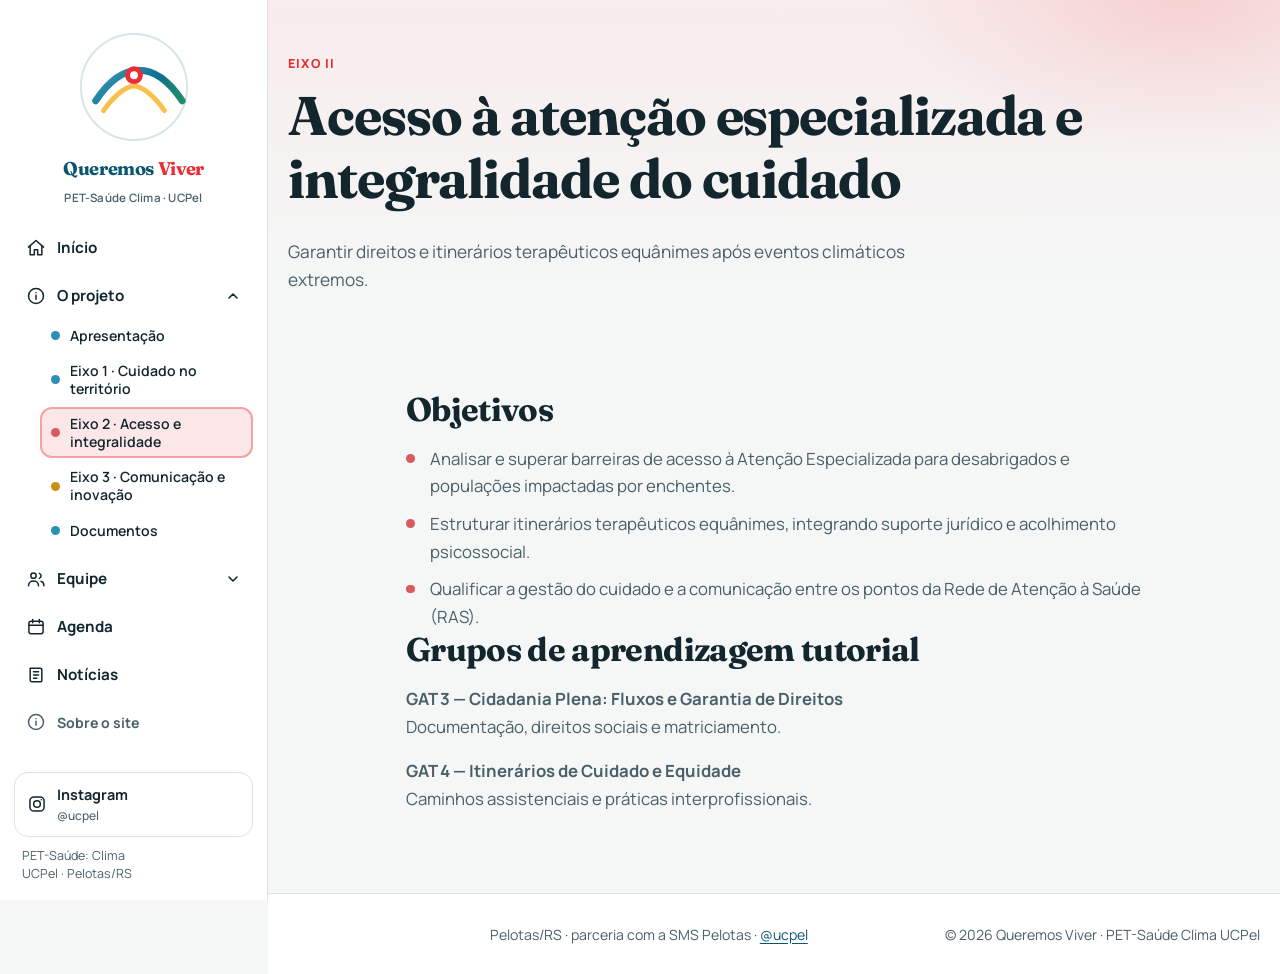
<file: eixos/eixo-2/index.html>
<!doctype html>
<html lang="pt-BR">
<head>
  <meta charset="utf-8">
  <meta name="viewport" content="width=device-width, initial-scale=1">
  <title>Eixo 2 · Queremos Viver — PET-Saúde Clima UCPel</title>
  <meta name="description" content="Queremos Viver (PET-Saúde: Clima, UCPel): articulação interprofissional para adaptação e resiliência do SUS frente às emergências climáticas em Pelotas/RS.">
  <meta name="theme-color" content="#0E6F8F">
  <meta property="og:type" content="website">
  <meta property="og:title" content="Eixo 2">
  <meta property="og:description" content="Queremos Viver (PET-Saúde: Clima, UCPel): articulação interprofissional para adaptação e resiliência do SUS frente às emergências climáticas em Pelotas/RS.">
  <meta property="og:locale" content="pt_BR">
  <link rel="icon" type="image/svg+xml" href="../../static/img/marca-queremos-viver.svg">
  <link rel="preconnect" href="https://fonts.googleapis.com">
  <link rel="preconnect" href="https://fonts.gstatic.com" crossorigin>
  <link rel="stylesheet" href="https://fonts.googleapis.com/css2?family=Fraunces:opsz,wght@9..144,600;9..144,700&family=Manrope:wght@400;500;600;700;800&display=swap">
  <link rel="stylesheet" href="../../static/css/site.css">
</head>
<body>
  <a class="skip" href="#conteudo">Ir para o conteúdo</a>

  <header class="topo-mobile">
    <a class="marca marca--txt" href="../../" aria-label="Queremos Viver — página inicial"><span class="marca-nome">Queremos <b>Viver</b></span></a>
    <button class="menu-btn" type="button" aria-expanded="false" aria-controls="menu">
      <span class="menu-btn__abrir"><svg class="icon" width="24" height="24" viewBox="0 0 24 24" fill="none" stroke="currentColor" stroke-width="1.8" stroke-linecap="round" stroke-linejoin="round" aria-hidden="true"><path d="M4 7h16M4 12h16M4 17h16"/></svg><span class="sr">Abrir menu</span></span>
      <span class="menu-btn__fechar"><svg class="icon" width="24" height="24" viewBox="0 0 24 24" fill="none" stroke="currentColor" stroke-width="1.8" stroke-linecap="round" stroke-linejoin="round" aria-hidden="true"><path d="M6 6l12 12M18 6L6 18"/></svg><span class="sr">Fechar menu</span></span>
    </button>
  </header>

  <div class="app">
    
    <aside class="lateral-nav" id="menu">
      <a class="lateral-nav__marca" href="../../" aria-label="Queremos Viver — página inicial">
        <img class="marca-svg" src="../../static/img/marca-queremos-viver.svg" width="240" height="240" alt="">
        <strong>Queremos <span>Viver</span></strong>
        <small>PET-Saúde Clima · UCPel</small>
      </a>
      <nav aria-label="Principal">
        <ul class="lnav">
          <li><a href="../../"><svg class="icon" width="20" height="20" viewBox="0 0 24 24" fill="none" stroke="currentColor" stroke-width="1.8" stroke-linecap="round" stroke-linejoin="round" aria-hidden="true"><path d="M3 11l9-8 9 8"/><path d="M5 10v10h5v-6h4v6h5V10"/></svg>Início</a></li>
          <li>
            <details class="lnav__det" open data-fixo>
              <summary class="lnav__grupo"><svg class="icon" width="20" height="20" viewBox="0 0 24 24" fill="none" stroke="currentColor" stroke-width="1.8" stroke-linecap="round" stroke-linejoin="round" aria-hidden="true"><circle cx="12" cy="12" r="9"/><path d="M12 11v5M12 8h.01"/></svg><span>O projeto</span><svg class="lnav__seta" width="16" height="16" viewBox="0 0 24 24" fill="none" stroke="currentColor" stroke-width="2.4" stroke-linecap="round" stroke-linejoin="round" aria-hidden="true"><path d="m6 9 6 6 6-6"/></svg></summary>
              <ul class="lnav__eixos">
                <li><a class="cor-azul" href="../../o-projeto/"><span class="pt" aria-hidden="true"></span>Apresentação</a></li>
                <li><a class="cor-azul" href="../../eixos/eixo-1/"><span class="pt" aria-hidden="true"></span>Eixo 1 · Cuidado no território</a></li>
                <li><a class="cor-vermelho" href="../../eixos/eixo-2/" aria-current="page"><span class="pt" aria-hidden="true"></span>Eixo 2 · Acesso e integralidade</a></li>
                <li><a class="cor-amarelo" href="../../eixos/eixo-3/"><span class="pt" aria-hidden="true"></span>Eixo 3 · Comunicação e inovação</a></li>
                <li><a class="cor-azul" href="../../documentos/"><span class="pt" aria-hidden="true"></span>Documentos</a></li>
              </ul>
            </details>
          </li>
          <li>
            <details class="lnav__det">
              <summary class="lnav__grupo"><svg class="icon" width="20" height="20" viewBox="0 0 24 24" fill="none" stroke="currentColor" stroke-width="1.8" stroke-linecap="round" stroke-linejoin="round" aria-hidden="true"><circle cx="9" cy="8" r="3.2"/><path d="M3 20c0-3.3 2.7-5.5 6-5.5s6 2.2 6 5.5"/><path d="M16 5.2a3.2 3.2 0 0 1 0 6M18 14.8c2 .6 3.5 2.3 3.5 5.2"/></svg><span>Equipe</span><svg class="lnav__seta" width="16" height="16" viewBox="0 0 24 24" fill="none" stroke="currentColor" stroke-width="2.4" stroke-linecap="round" stroke-linejoin="round" aria-hidden="true"><path d="m6 9 6 6 6-6"/></svg></summary>
              <ul class="lnav__eixos">
                <li><a class="cor-verde" href="../../equipe/"><span class="pt" aria-hidden="true"></span>Quem somos</a></li>
                <li><a class="cor-verde" href="../../equipe/em-numeros/"><span class="pt" aria-hidden="true"></span>A equipe em números</a></li>
              </ul>
            </details>
          </li>
          <li><a href="../../agenda/"><svg class="icon" width="20" height="20" viewBox="0 0 24 24" fill="none" stroke="currentColor" stroke-width="1.8" stroke-linecap="round" stroke-linejoin="round" aria-hidden="true"><rect x="3.5" y="5" width="17" height="15" rx="2.5"/><path d="M3.5 10h17M8 3v4M16 3v4"/></svg>Agenda</a></li>
          <li><a href="../../noticias/"><svg class="icon" width="20" height="20" viewBox="0 0 24 24" fill="none" stroke="currentColor" stroke-width="1.8" stroke-linecap="round" stroke-linejoin="round" aria-hidden="true"><path d="M5 4h12a2 2 0 0 1 2 2v13a1 1 0 0 1-1 1H7a2 2 0 0 1-2-2z"/><path d="M9 8h6M9 12h6M9 16h4"/></svg>Notícias</a></li>
          <li class="lnav__sec"><a href="../../sobre/"><svg class="icon" width="20" height="20" viewBox="0 0 24 24" fill="none" stroke="currentColor" stroke-width="1.8" stroke-linecap="round" stroke-linejoin="round" aria-hidden="true"><circle cx="12" cy="12" r="9"/><path d="M12 11v5M12 8h.01"/></svg>Sobre o site</a></li>
        </ul>
      </nav>
      <div class="lateral-nav__rodape">
        <a class="lateral-nav__social" href="https://www.instagram.com/ucpel/" target="_blank" rel="noopener"><svg class="icon" width="20" height="20" viewBox="0 0 24 24" fill="none" stroke="currentColor" stroke-width="1.8" stroke-linecap="round" stroke-linejoin="round" aria-hidden="true"><rect x="3.5" y="3.5" width="17" height="17" rx="5"/><circle cx="12" cy="12" r="4"/><path d="M17.2 6.8h.01"/></svg><span>Instagram<small>@ucpel</small></span></a>
        <p>PET-Saúde: Clima<br>UCPel · Pelotas/RS</p>
      </div>
    </aside>

    <div class="area">
      <main id="conteudo">
<section class="pagina-cab cor-vermelho">
  <div class="wrap">
    <p class="etiqueta">Eixo II</p>
    <h1>Acesso à atenção especializada e integralidade do cuidado</h1>
    <p class="pagina-cab__texto">Garantir direitos e itinerários terapêuticos equânimes após eventos climáticos extremos.</p>
  </div>
  <svg class="pagina-cab__onda" viewBox="0 0 1440 60" preserveAspectRatio="none" aria-hidden="true" focusable="false"><path d="M0 30C260 70 520 0 780 30S1200 62 1440 24V60H0z" fill="#f4f7f6"/></svg>
</section>

<section class="secao secao--curta">
  <div class="wrap prosa cor-vermelho">
    <h2>Objetivos</h2>
    <ul class="lista-check">
      <li>Analisar e superar barreiras de acesso à Atenção Especializada para desabrigados e populações impactadas por enchentes.</li>
      <li>Estruturar itinerários terapêuticos equânimes, integrando suporte jurídico e acolhimento psicossocial.</li>
      <li>Qualificar a gestão do cuidado e a comunicação entre os pontos da Rede de Atenção à Saúde (RAS).</li>
    </ul>
    <h2>Grupos de aprendizagem tutorial</h2>
    <p><strong>GAT 3 — Cidadania Plena: Fluxos e Garantia de Direitos</strong><br>Documentação, direitos sociais e matriciamento.</p>
    <p><strong>GAT 4 — Itinerários de Cuidado e Equidade</strong><br>Caminhos assistenciais e práticas interprofissionais.</p>
  </div>
</section>

      </main>
      <footer class="rodape">
        <div class="wrap rodape__linha">
          <img class="rodape__ucpel" src="../../static/img/logo-ucpel.png" alt="Universidade Católica de Pelotas" width="203" height="113" loading="lazy">
          <p class="rodape__contato">Pelotas/RS · parceria com a SMS Pelotas · <a href="https://www.instagram.com/ucpel/" target="_blank" rel="noopener">@ucpel</a></p>
          <p class="rodape__copy">© 2026 Queremos Viver · PET-Saúde Clima UCPel</p>
        </div>
      </footer>
    </div>
  </div>
  <script src="../../static/js/main.js" defer></script>
</body>
</html>
</file>
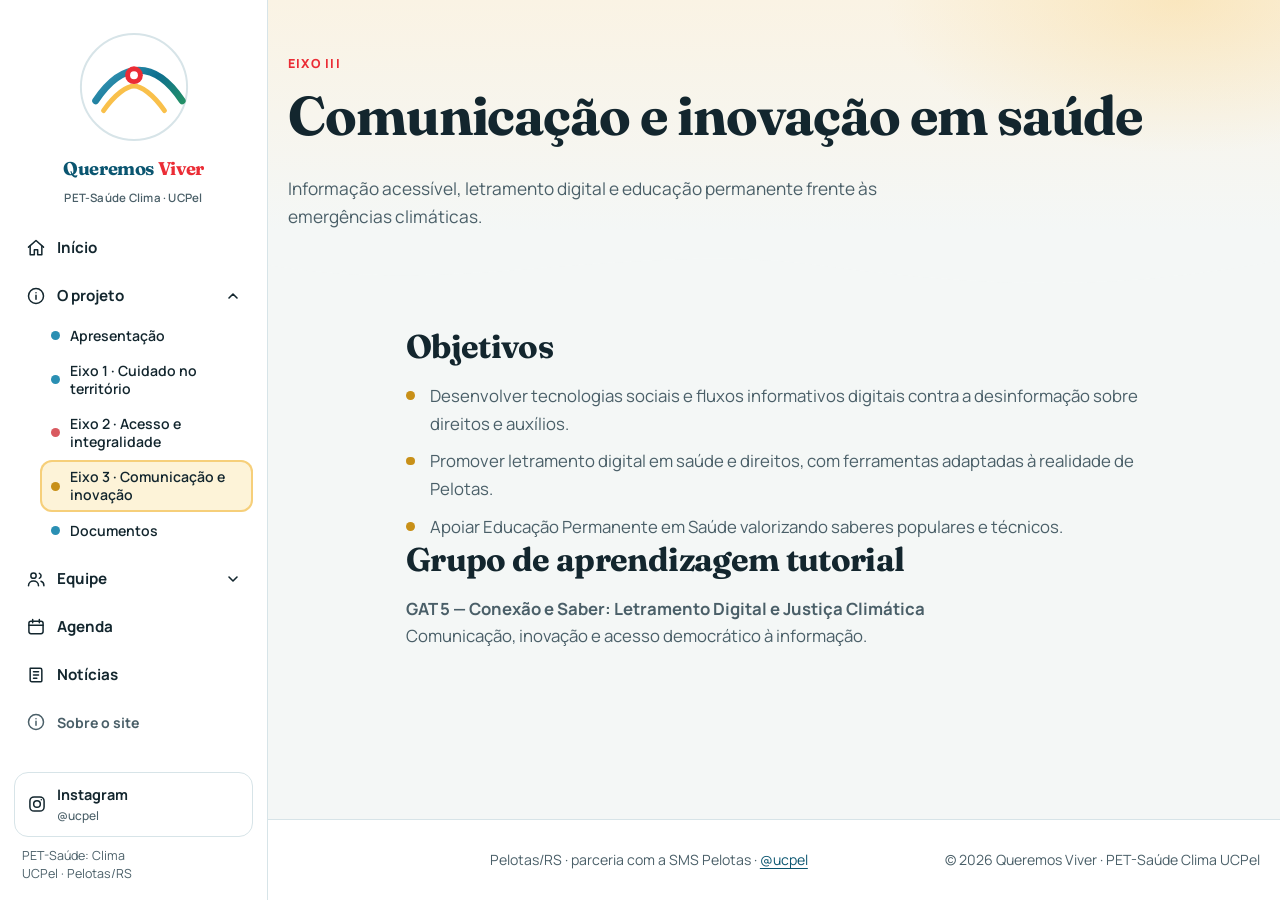
<file: eixos/eixo-3/index.html>
<!doctype html>
<html lang="pt-BR">
<head>
  <meta charset="utf-8">
  <meta name="viewport" content="width=device-width, initial-scale=1">
  <title>Eixo 3 · Queremos Viver — PET-Saúde Clima UCPel</title>
  <meta name="description" content="Queremos Viver (PET-Saúde: Clima, UCPel): articulação interprofissional para adaptação e resiliência do SUS frente às emergências climáticas em Pelotas/RS.">
  <meta name="theme-color" content="#0E6F8F">
  <meta property="og:type" content="website">
  <meta property="og:title" content="Eixo 3">
  <meta property="og:description" content="Queremos Viver (PET-Saúde: Clima, UCPel): articulação interprofissional para adaptação e resiliência do SUS frente às emergências climáticas em Pelotas/RS.">
  <meta property="og:locale" content="pt_BR">
  <link rel="icon" type="image/svg+xml" href="../../static/img/marca-queremos-viver.svg">
  <link rel="preconnect" href="https://fonts.googleapis.com">
  <link rel="preconnect" href="https://fonts.gstatic.com" crossorigin>
  <link rel="stylesheet" href="https://fonts.googleapis.com/css2?family=Fraunces:opsz,wght@9..144,600;9..144,700&family=Manrope:wght@400;500;600;700;800&display=swap">
  <link rel="stylesheet" href="../../static/css/site.css">
</head>
<body>
  <a class="skip" href="#conteudo">Ir para o conteúdo</a>

  <header class="topo-mobile">
    <a class="marca marca--txt" href="../../" aria-label="Queremos Viver — página inicial"><span class="marca-nome">Queremos <b>Viver</b></span></a>
    <button class="menu-btn" type="button" aria-expanded="false" aria-controls="menu">
      <span class="menu-btn__abrir"><svg class="icon" width="24" height="24" viewBox="0 0 24 24" fill="none" stroke="currentColor" stroke-width="1.8" stroke-linecap="round" stroke-linejoin="round" aria-hidden="true"><path d="M4 7h16M4 12h16M4 17h16"/></svg><span class="sr">Abrir menu</span></span>
      <span class="menu-btn__fechar"><svg class="icon" width="24" height="24" viewBox="0 0 24 24" fill="none" stroke="currentColor" stroke-width="1.8" stroke-linecap="round" stroke-linejoin="round" aria-hidden="true"><path d="M6 6l12 12M18 6L6 18"/></svg><span class="sr">Fechar menu</span></span>
    </button>
  </header>

  <div class="app">
    
    <aside class="lateral-nav" id="menu">
      <a class="lateral-nav__marca" href="../../" aria-label="Queremos Viver — página inicial">
        <img class="marca-svg" src="../../static/img/marca-queremos-viver.svg" width="240" height="240" alt="">
        <strong>Queremos <span>Viver</span></strong>
        <small>PET-Saúde Clima · UCPel</small>
      </a>
      <nav aria-label="Principal">
        <ul class="lnav">
          <li><a href="../../"><svg class="icon" width="20" height="20" viewBox="0 0 24 24" fill="none" stroke="currentColor" stroke-width="1.8" stroke-linecap="round" stroke-linejoin="round" aria-hidden="true"><path d="M3 11l9-8 9 8"/><path d="M5 10v10h5v-6h4v6h5V10"/></svg>Início</a></li>
          <li>
            <details class="lnav__det" open data-fixo>
              <summary class="lnav__grupo"><svg class="icon" width="20" height="20" viewBox="0 0 24 24" fill="none" stroke="currentColor" stroke-width="1.8" stroke-linecap="round" stroke-linejoin="round" aria-hidden="true"><circle cx="12" cy="12" r="9"/><path d="M12 11v5M12 8h.01"/></svg><span>O projeto</span><svg class="lnav__seta" width="16" height="16" viewBox="0 0 24 24" fill="none" stroke="currentColor" stroke-width="2.4" stroke-linecap="round" stroke-linejoin="round" aria-hidden="true"><path d="m6 9 6 6 6-6"/></svg></summary>
              <ul class="lnav__eixos">
                <li><a class="cor-azul" href="../../o-projeto/"><span class="pt" aria-hidden="true"></span>Apresentação</a></li>
                <li><a class="cor-azul" href="../../eixos/eixo-1/"><span class="pt" aria-hidden="true"></span>Eixo 1 · Cuidado no território</a></li>
                <li><a class="cor-vermelho" href="../../eixos/eixo-2/"><span class="pt" aria-hidden="true"></span>Eixo 2 · Acesso e integralidade</a></li>
                <li><a class="cor-amarelo" href="../../eixos/eixo-3/" aria-current="page"><span class="pt" aria-hidden="true"></span>Eixo 3 · Comunicação e inovação</a></li>
                <li><a class="cor-azul" href="../../documentos/"><span class="pt" aria-hidden="true"></span>Documentos</a></li>
              </ul>
            </details>
          </li>
          <li>
            <details class="lnav__det">
              <summary class="lnav__grupo"><svg class="icon" width="20" height="20" viewBox="0 0 24 24" fill="none" stroke="currentColor" stroke-width="1.8" stroke-linecap="round" stroke-linejoin="round" aria-hidden="true"><circle cx="9" cy="8" r="3.2"/><path d="M3 20c0-3.3 2.7-5.5 6-5.5s6 2.2 6 5.5"/><path d="M16 5.2a3.2 3.2 0 0 1 0 6M18 14.8c2 .6 3.5 2.3 3.5 5.2"/></svg><span>Equipe</span><svg class="lnav__seta" width="16" height="16" viewBox="0 0 24 24" fill="none" stroke="currentColor" stroke-width="2.4" stroke-linecap="round" stroke-linejoin="round" aria-hidden="true"><path d="m6 9 6 6 6-6"/></svg></summary>
              <ul class="lnav__eixos">
                <li><a class="cor-verde" href="../../equipe/"><span class="pt" aria-hidden="true"></span>Quem somos</a></li>
                <li><a class="cor-verde" href="../../equipe/em-numeros/"><span class="pt" aria-hidden="true"></span>A equipe em números</a></li>
              </ul>
            </details>
          </li>
          <li><a href="../../agenda/"><svg class="icon" width="20" height="20" viewBox="0 0 24 24" fill="none" stroke="currentColor" stroke-width="1.8" stroke-linecap="round" stroke-linejoin="round" aria-hidden="true"><rect x="3.5" y="5" width="17" height="15" rx="2.5"/><path d="M3.5 10h17M8 3v4M16 3v4"/></svg>Agenda</a></li>
          <li><a href="../../noticias/"><svg class="icon" width="20" height="20" viewBox="0 0 24 24" fill="none" stroke="currentColor" stroke-width="1.8" stroke-linecap="round" stroke-linejoin="round" aria-hidden="true"><path d="M5 4h12a2 2 0 0 1 2 2v13a1 1 0 0 1-1 1H7a2 2 0 0 1-2-2z"/><path d="M9 8h6M9 12h6M9 16h4"/></svg>Notícias</a></li>
          <li class="lnav__sec"><a href="../../sobre/"><svg class="icon" width="20" height="20" viewBox="0 0 24 24" fill="none" stroke="currentColor" stroke-width="1.8" stroke-linecap="round" stroke-linejoin="round" aria-hidden="true"><circle cx="12" cy="12" r="9"/><path d="M12 11v5M12 8h.01"/></svg>Sobre o site</a></li>
        </ul>
      </nav>
      <div class="lateral-nav__rodape">
        <a class="lateral-nav__social" href="https://www.instagram.com/ucpel/" target="_blank" rel="noopener"><svg class="icon" width="20" height="20" viewBox="0 0 24 24" fill="none" stroke="currentColor" stroke-width="1.8" stroke-linecap="round" stroke-linejoin="round" aria-hidden="true"><rect x="3.5" y="3.5" width="17" height="17" rx="5"/><circle cx="12" cy="12" r="4"/><path d="M17.2 6.8h.01"/></svg><span>Instagram<small>@ucpel</small></span></a>
        <p>PET-Saúde: Clima<br>UCPel · Pelotas/RS</p>
      </div>
    </aside>

    <div class="area">
      <main id="conteudo">
<section class="pagina-cab cor-amarelo">
  <div class="wrap">
    <p class="etiqueta">Eixo III</p>
    <h1>Comunicação e inovação em saúde</h1>
    <p class="pagina-cab__texto">Informação acessível, letramento digital e educação permanente frente às emergências climáticas.</p>
  </div>
  <svg class="pagina-cab__onda" viewBox="0 0 1440 60" preserveAspectRatio="none" aria-hidden="true" focusable="false"><path d="M0 30C260 70 520 0 780 30S1200 62 1440 24V60H0z" fill="#f4f7f6"/></svg>
</section>

<section class="secao secao--curta">
  <div class="wrap prosa cor-amarelo">
    <h2>Objetivos</h2>
    <ul class="lista-check">
      <li>Desenvolver tecnologias sociais e fluxos informativos digitais contra a desinformação sobre direitos e auxílios.</li>
      <li>Promover letramento digital em saúde e direitos, com ferramentas adaptadas à realidade de Pelotas.</li>
      <li>Apoiar Educação Permanente em Saúde valorizando saberes populares e técnicos.</li>
    </ul>
    <h2>Grupo de aprendizagem tutorial</h2>
    <p><strong>GAT 5 — Conexão e Saber: Letramento Digital e Justiça Climática</strong><br>Comunicação, inovação e acesso democrático à informação.</p>
  </div>
</section>

      </main>
      <footer class="rodape">
        <div class="wrap rodape__linha">
          <img class="rodape__ucpel" src="../../static/img/logo-ucpel.png" alt="Universidade Católica de Pelotas" width="203" height="113" loading="lazy">
          <p class="rodape__contato">Pelotas/RS · parceria com a SMS Pelotas · <a href="https://www.instagram.com/ucpel/" target="_blank" rel="noopener">@ucpel</a></p>
          <p class="rodape__copy">© 2026 Queremos Viver · PET-Saúde Clima UCPel</p>
        </div>
      </footer>
    </div>
  </div>
  <script src="../../static/js/main.js" defer></script>
</body>
</html>
</file>
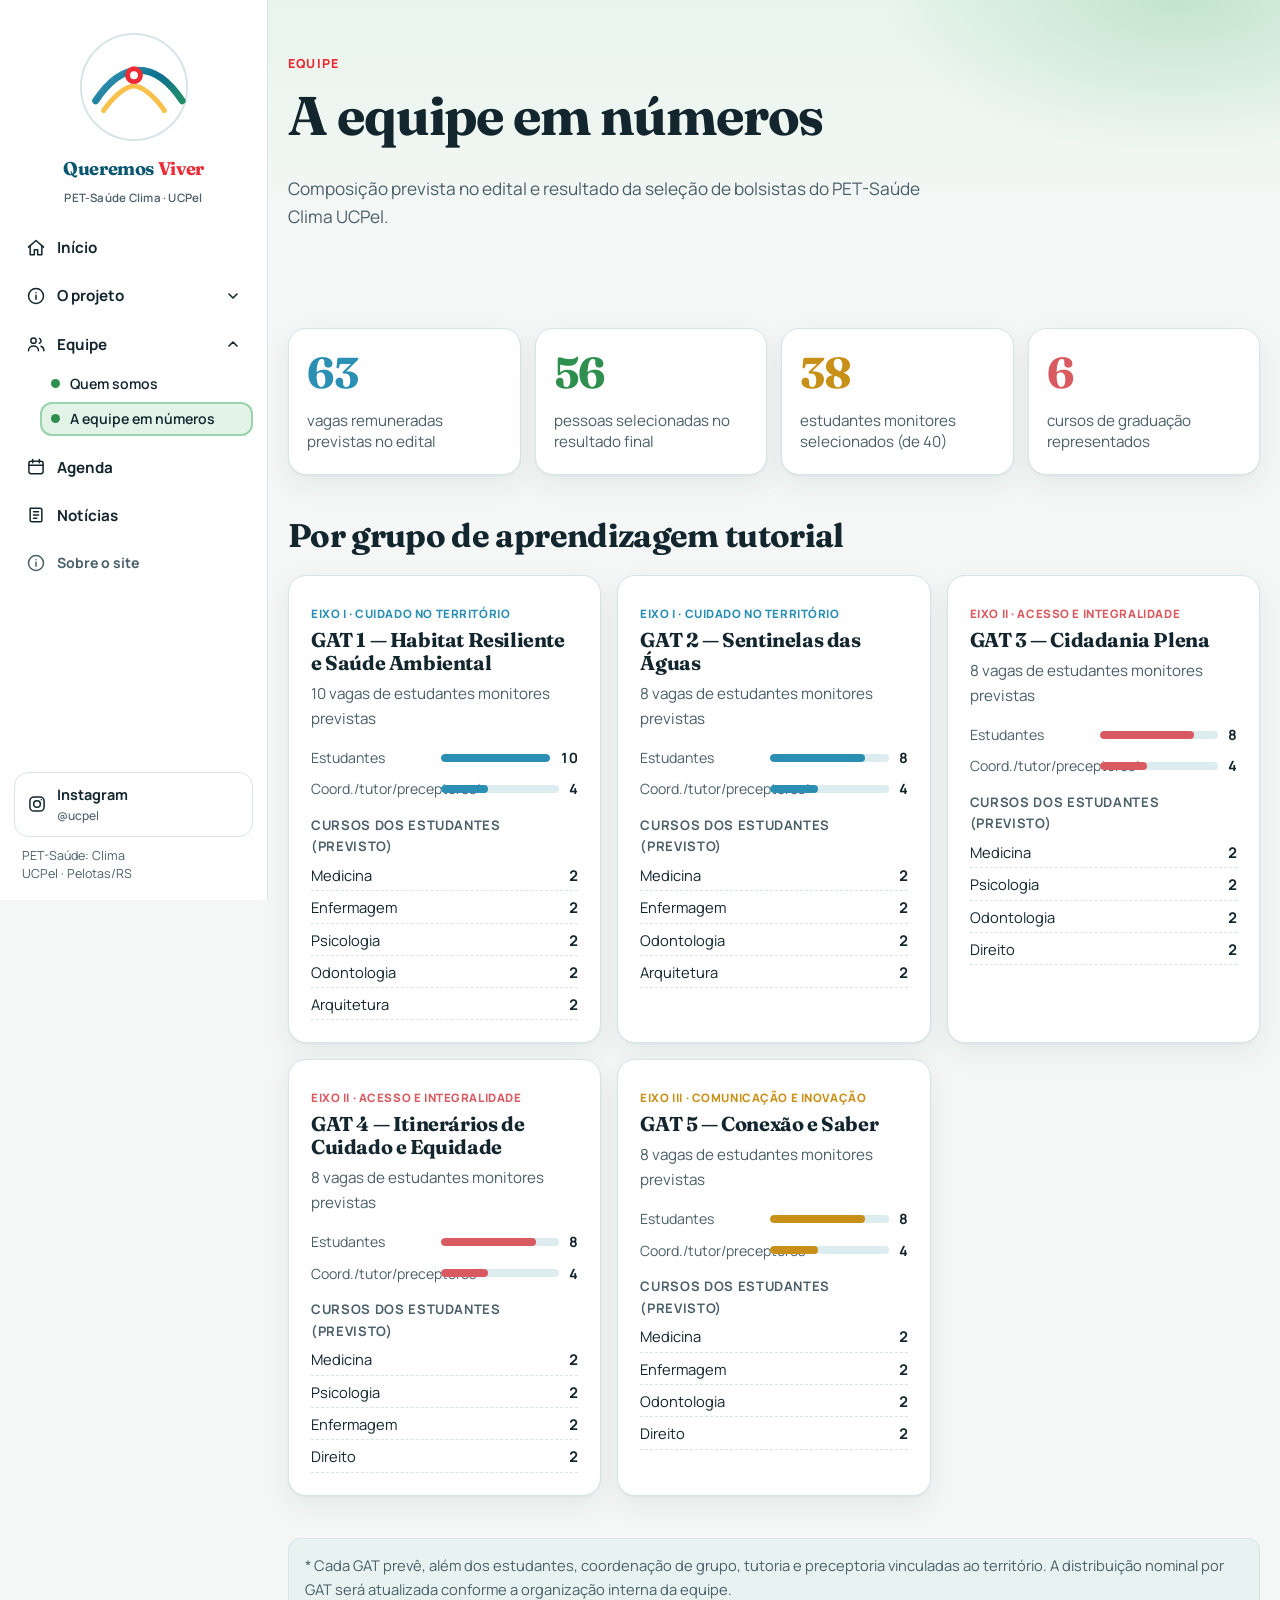
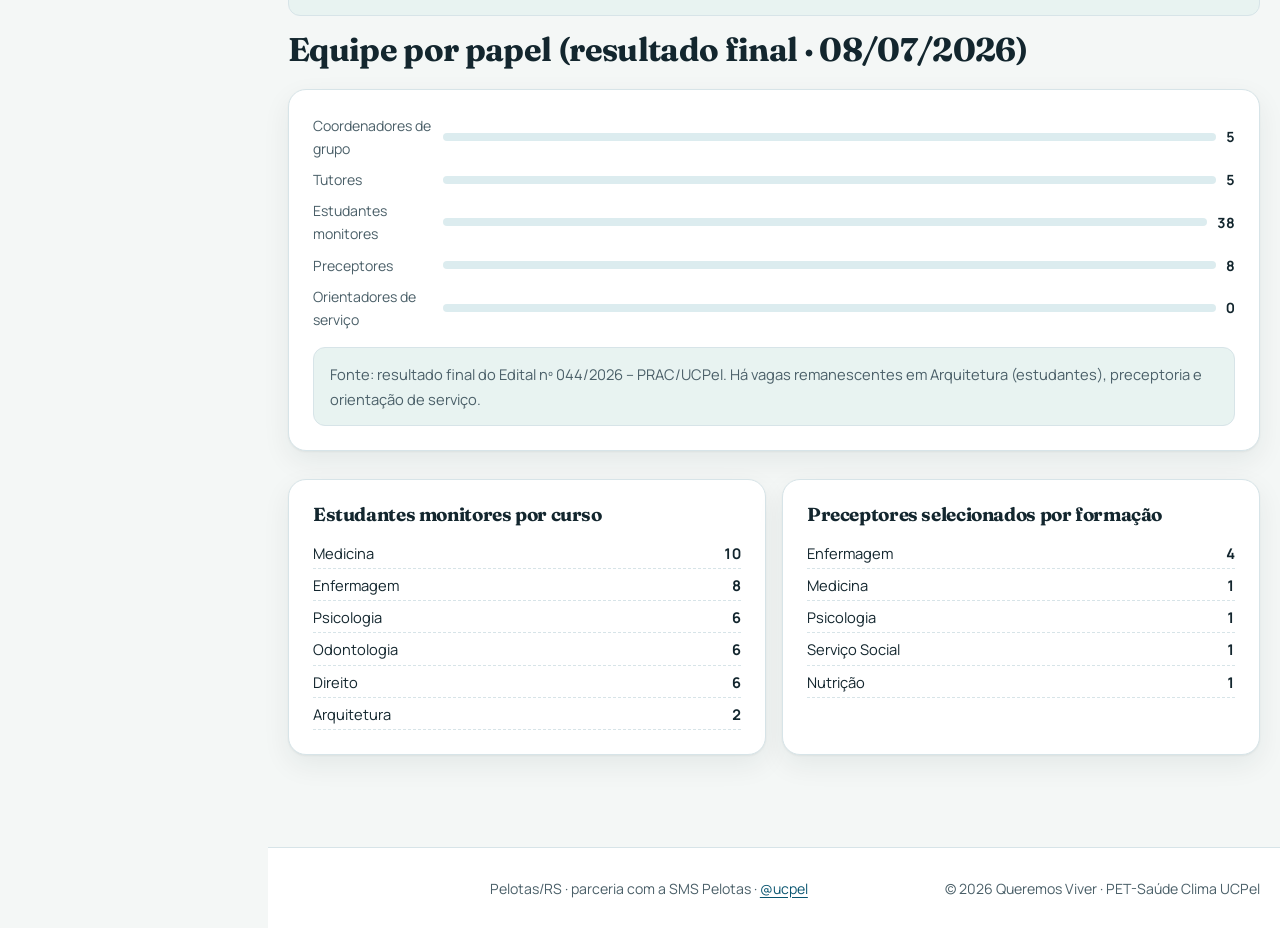
<file: equipe/em-numeros/index.html>
<!doctype html>
<html lang="pt-BR">
<head>
  <meta charset="utf-8">
  <meta name="viewport" content="width=device-width, initial-scale=1">
  <title>A equipe em números · Queremos Viver — PET-Saúde Clima UCPel</title>
  <meta name="description" content="Queremos Viver (PET-Saúde: Clima, UCPel): articulação interprofissional para adaptação e resiliência do SUS frente às emergências climáticas em Pelotas/RS.">
  <meta name="theme-color" content="#0E6F8F">
  <meta property="og:type" content="website">
  <meta property="og:title" content="A equipe em números">
  <meta property="og:description" content="Queremos Viver (PET-Saúde: Clima, UCPel): articulação interprofissional para adaptação e resiliência do SUS frente às emergências climáticas em Pelotas/RS.">
  <meta property="og:locale" content="pt_BR">
  <link rel="icon" type="image/svg+xml" href="../../static/img/marca-queremos-viver.svg">
  <link rel="preconnect" href="https://fonts.googleapis.com">
  <link rel="preconnect" href="https://fonts.gstatic.com" crossorigin>
  <link rel="stylesheet" href="https://fonts.googleapis.com/css2?family=Fraunces:opsz,wght@9..144,600;9..144,700&family=Manrope:wght@400;500;600;700;800&display=swap">
  <link rel="stylesheet" href="../../static/css/site.css">
</head>
<body>
  <a class="skip" href="#conteudo">Ir para o conteúdo</a>

  <header class="topo-mobile">
    <a class="marca marca--txt" href="../../" aria-label="Queremos Viver — página inicial"><span class="marca-nome">Queremos <b>Viver</b></span></a>
    <button class="menu-btn" type="button" aria-expanded="false" aria-controls="menu">
      <span class="menu-btn__abrir"><svg class="icon" width="24" height="24" viewBox="0 0 24 24" fill="none" stroke="currentColor" stroke-width="1.8" stroke-linecap="round" stroke-linejoin="round" aria-hidden="true"><path d="M4 7h16M4 12h16M4 17h16"/></svg><span class="sr">Abrir menu</span></span>
      <span class="menu-btn__fechar"><svg class="icon" width="24" height="24" viewBox="0 0 24 24" fill="none" stroke="currentColor" stroke-width="1.8" stroke-linecap="round" stroke-linejoin="round" aria-hidden="true"><path d="M6 6l12 12M18 6L6 18"/></svg><span class="sr">Fechar menu</span></span>
    </button>
  </header>

  <div class="app">
    
    <aside class="lateral-nav" id="menu">
      <a class="lateral-nav__marca" href="../../" aria-label="Queremos Viver — página inicial">
        <img class="marca-svg" src="../../static/img/marca-queremos-viver.svg" width="240" height="240" alt="">
        <strong>Queremos <span>Viver</span></strong>
        <small>PET-Saúde Clima · UCPel</small>
      </a>
      <nav aria-label="Principal">
        <ul class="lnav">
          <li><a href="../../"><svg class="icon" width="20" height="20" viewBox="0 0 24 24" fill="none" stroke="currentColor" stroke-width="1.8" stroke-linecap="round" stroke-linejoin="round" aria-hidden="true"><path d="M3 11l9-8 9 8"/><path d="M5 10v10h5v-6h4v6h5V10"/></svg>Início</a></li>
          <li>
            <details class="lnav__det">
              <summary class="lnav__grupo"><svg class="icon" width="20" height="20" viewBox="0 0 24 24" fill="none" stroke="currentColor" stroke-width="1.8" stroke-linecap="round" stroke-linejoin="round" aria-hidden="true"><circle cx="12" cy="12" r="9"/><path d="M12 11v5M12 8h.01"/></svg><span>O projeto</span><svg class="lnav__seta" width="16" height="16" viewBox="0 0 24 24" fill="none" stroke="currentColor" stroke-width="2.4" stroke-linecap="round" stroke-linejoin="round" aria-hidden="true"><path d="m6 9 6 6 6-6"/></svg></summary>
              <ul class="lnav__eixos">
                <li><a class="cor-azul" href="../../o-projeto/"><span class="pt" aria-hidden="true"></span>Apresentação</a></li>
                <li><a class="cor-azul" href="../../eixos/eixo-1/"><span class="pt" aria-hidden="true"></span>Eixo 1 · Cuidado no território</a></li>
                <li><a class="cor-vermelho" href="../../eixos/eixo-2/"><span class="pt" aria-hidden="true"></span>Eixo 2 · Acesso e integralidade</a></li>
                <li><a class="cor-amarelo" href="../../eixos/eixo-3/"><span class="pt" aria-hidden="true"></span>Eixo 3 · Comunicação e inovação</a></li>
                <li><a class="cor-azul" href="../../documentos/"><span class="pt" aria-hidden="true"></span>Documentos</a></li>
              </ul>
            </details>
          </li>
          <li>
            <details class="lnav__det" open data-fixo>
              <summary class="lnav__grupo"><svg class="icon" width="20" height="20" viewBox="0 0 24 24" fill="none" stroke="currentColor" stroke-width="1.8" stroke-linecap="round" stroke-linejoin="round" aria-hidden="true"><circle cx="9" cy="8" r="3.2"/><path d="M3 20c0-3.3 2.7-5.5 6-5.5s6 2.2 6 5.5"/><path d="M16 5.2a3.2 3.2 0 0 1 0 6M18 14.8c2 .6 3.5 2.3 3.5 5.2"/></svg><span>Equipe</span><svg class="lnav__seta" width="16" height="16" viewBox="0 0 24 24" fill="none" stroke="currentColor" stroke-width="2.4" stroke-linecap="round" stroke-linejoin="round" aria-hidden="true"><path d="m6 9 6 6 6-6"/></svg></summary>
              <ul class="lnav__eixos">
                <li><a class="cor-verde" href="../../equipe/"><span class="pt" aria-hidden="true"></span>Quem somos</a></li>
                <li><a class="cor-verde" href="../../equipe/em-numeros/" aria-current="page"><span class="pt" aria-hidden="true"></span>A equipe em números</a></li>
              </ul>
            </details>
          </li>
          <li><a href="../../agenda/"><svg class="icon" width="20" height="20" viewBox="0 0 24 24" fill="none" stroke="currentColor" stroke-width="1.8" stroke-linecap="round" stroke-linejoin="round" aria-hidden="true"><rect x="3.5" y="5" width="17" height="15" rx="2.5"/><path d="M3.5 10h17M8 3v4M16 3v4"/></svg>Agenda</a></li>
          <li><a href="../../noticias/"><svg class="icon" width="20" height="20" viewBox="0 0 24 24" fill="none" stroke="currentColor" stroke-width="1.8" stroke-linecap="round" stroke-linejoin="round" aria-hidden="true"><path d="M5 4h12a2 2 0 0 1 2 2v13a1 1 0 0 1-1 1H7a2 2 0 0 1-2-2z"/><path d="M9 8h6M9 12h6M9 16h4"/></svg>Notícias</a></li>
          <li class="lnav__sec"><a href="../../sobre/"><svg class="icon" width="20" height="20" viewBox="0 0 24 24" fill="none" stroke="currentColor" stroke-width="1.8" stroke-linecap="round" stroke-linejoin="round" aria-hidden="true"><circle cx="12" cy="12" r="9"/><path d="M12 11v5M12 8h.01"/></svg>Sobre o site</a></li>
        </ul>
      </nav>
      <div class="lateral-nav__rodape">
        <a class="lateral-nav__social" href="https://www.instagram.com/ucpel/" target="_blank" rel="noopener"><svg class="icon" width="20" height="20" viewBox="0 0 24 24" fill="none" stroke="currentColor" stroke-width="1.8" stroke-linecap="round" stroke-linejoin="round" aria-hidden="true"><rect x="3.5" y="3.5" width="17" height="17" rx="5"/><circle cx="12" cy="12" r="4"/><path d="M17.2 6.8h.01"/></svg><span>Instagram<small>@ucpel</small></span></a>
        <p>PET-Saúde: Clima<br>UCPel · Pelotas/RS</p>
      </div>
    </aside>

    <div class="area">
      <main id="conteudo">
<section class="pagina-cab cor-verde">
  <div class="wrap">
    <p class="etiqueta">Equipe</p>
    <h1>A equipe em números</h1>
    <p class="pagina-cab__texto">Composição prevista no edital e resultado da seleção de bolsistas do PET-Saúde Clima UCPel.</p>
  </div>
  <svg class="pagina-cab__onda" viewBox="0 0 1440 60" preserveAspectRatio="none" aria-hidden="true" focusable="false"><path d="M0 30C260 70 520 0 780 30S1200 62 1440 24V60H0z" fill="#f4f7f6"/></svg>
</section>

<section class="secao secao--curta">
  <div class="wrap">
    <div class="kpis">
      <div class="kpi cor-azul"><strong>63</strong><span>vagas remuneradas previstas no edital</span></div>
      <div class="kpi cor-verde"><strong>56</strong><span>pessoas selecionadas no resultado final</span></div>
      <div class="kpi cor-amarelo"><strong>38</strong><span>estudantes monitores selecionados (de 40)</span></div>
      <div class="kpi cor-vermelho"><strong>6</strong><span>cursos de graduação representados</span></div>
    </div>

    <h2 class="num-tit">Por grupo de aprendizagem tutorial</h2>
    <div class="gat-nums">
      
      <article class="gat-num cor-azul">
        <small>Eixo I · Cuidado no território</small>
        <h3>GAT 1 — Habitat Resiliente e Saúde Ambiental</h3>
        <p>10 vagas de estudantes monitores previstas</p>
        <div class="barras"><div class="barra"><span>Estudantes</span><i><em style="width:100%"></em></i><b>10</b></div><div class="barra"><span>Coord./tutor/preceptores*</span><i><em style="width:40%"></em></i><b>4</b></div></div>
        <div class="mini-listas">
          <div class="mini-lista">
            <h4>Cursos dos estudantes (previsto)</h4>
            <ul><li><span>Medicina</span><span>2</span></li><li><span>Enfermagem</span><span>2</span></li><li><span>Psicologia</span><span>2</span></li><li><span>Odontologia</span><span>2</span></li><li><span>Arquitetura</span><span>2</span></li></ul>
          </div>
        </div>
      </article>
      <article class="gat-num cor-azul">
        <small>Eixo I · Cuidado no território</small>
        <h3>GAT 2 — Sentinelas das Águas</h3>
        <p>8 vagas de estudantes monitores previstas</p>
        <div class="barras"><div class="barra"><span>Estudantes</span><i><em style="width:80%"></em></i><b>8</b></div><div class="barra"><span>Coord./tutor/preceptores*</span><i><em style="width:40%"></em></i><b>4</b></div></div>
        <div class="mini-listas">
          <div class="mini-lista">
            <h4>Cursos dos estudantes (previsto)</h4>
            <ul><li><span>Medicina</span><span>2</span></li><li><span>Enfermagem</span><span>2</span></li><li><span>Odontologia</span><span>2</span></li><li><span>Arquitetura</span><span>2</span></li></ul>
          </div>
        </div>
      </article>
      <article class="gat-num cor-vermelho">
        <small>Eixo II · Acesso e integralidade</small>
        <h3>GAT 3 — Cidadania Plena</h3>
        <p>8 vagas de estudantes monitores previstas</p>
        <div class="barras"><div class="barra"><span>Estudantes</span><i><em style="width:80%"></em></i><b>8</b></div><div class="barra"><span>Coord./tutor/preceptores*</span><i><em style="width:40%"></em></i><b>4</b></div></div>
        <div class="mini-listas">
          <div class="mini-lista">
            <h4>Cursos dos estudantes (previsto)</h4>
            <ul><li><span>Medicina</span><span>2</span></li><li><span>Psicologia</span><span>2</span></li><li><span>Odontologia</span><span>2</span></li><li><span>Direito</span><span>2</span></li></ul>
          </div>
        </div>
      </article>
      <article class="gat-num cor-vermelho">
        <small>Eixo II · Acesso e integralidade</small>
        <h3>GAT 4 — Itinerários de Cuidado e Equidade</h3>
        <p>8 vagas de estudantes monitores previstas</p>
        <div class="barras"><div class="barra"><span>Estudantes</span><i><em style="width:80%"></em></i><b>8</b></div><div class="barra"><span>Coord./tutor/preceptores*</span><i><em style="width:40%"></em></i><b>4</b></div></div>
        <div class="mini-listas">
          <div class="mini-lista">
            <h4>Cursos dos estudantes (previsto)</h4>
            <ul><li><span>Medicina</span><span>2</span></li><li><span>Psicologia</span><span>2</span></li><li><span>Enfermagem</span><span>2</span></li><li><span>Direito</span><span>2</span></li></ul>
          </div>
        </div>
      </article>
      <article class="gat-num cor-amarelo">
        <small>Eixo III · Comunicação e inovação</small>
        <h3>GAT 5 — Conexão e Saber</h3>
        <p>8 vagas de estudantes monitores previstas</p>
        <div class="barras"><div class="barra"><span>Estudantes</span><i><em style="width:80%"></em></i><b>8</b></div><div class="barra"><span>Coord./tutor/preceptores*</span><i><em style="width:40%"></em></i><b>4</b></div></div>
        <div class="mini-listas">
          <div class="mini-lista">
            <h4>Cursos dos estudantes (previsto)</h4>
            <ul><li><span>Medicina</span><span>2</span></li><li><span>Enfermagem</span><span>2</span></li><li><span>Odontologia</span><span>2</span></li><li><span>Direito</span><span>2</span></li></ul>
          </div>
        </div>
      </article>
    </div>
    <p class="nota">* Cada GAT prevê, além dos estudantes, coordenação de grupo, tutoria e preceptoria vinculadas ao território. A distribuição nominal por GAT será atualizada conforme a organização interna da equipe.</p>

    <h2 class="num-tit">Equipe por papel (resultado final · 08/07/2026)</h2>
    <div class="painel" style="margin-bottom:28px">
      <div class="barras"><div class="barra"><span>Coordenadores de grupo</span><i><em style="width:100%"></em></i><b>5</b></div><div class="barra"><span>Tutores</span><i><em style="width:100%"></em></i><b>5</b></div><div class="barra"><span>Estudantes monitores</span><i><em style="width:95%"></em></i><b>38</b></div><div class="barra"><span>Preceptores</span><i><em style="width:80%"></em></i><b>8</b></div><div class="barra"><span>Orientadores de serviço</span><i><em style="width:0%"></em></i><b>0</b></div></div>
      <p class="nota" style="margin-top:16px;margin-bottom:0">Fonte: resultado final do Edital nº 044/2026 – PRAC/UCPel. Há vagas remanescentes em Arquitetura (estudantes), preceptoria e orientação de serviço.</p>
    </div>

    <div class="painel-duplo">
      <div class="painel">
        <h3>Estudantes monitores por curso</h3>
        <div class="mini-lista"><ul><li><span>Medicina</span><span>10</span></li><li><span>Enfermagem</span><span>8</span></li><li><span>Psicologia</span><span>6</span></li><li><span>Odontologia</span><span>6</span></li><li><span>Direito</span><span>6</span></li><li><span>Arquitetura</span><span>2</span></li></ul></div>
      </div>
      <div class="painel">
        <h3>Preceptores selecionados por formação</h3>
        <div class="mini-lista"><ul><li><span>Enfermagem</span><span>4</span></li><li><span>Medicina</span><span>1</span></li><li><span>Psicologia</span><span>1</span></li><li><span>Serviço Social</span><span>1</span></li><li><span>Nutrição</span><span>1</span></li></ul></div>
      </div>
    </div>
  </div>
</section>

      </main>
      <footer class="rodape">
        <div class="wrap rodape__linha">
          <img class="rodape__ucpel" src="../../static/img/logo-ucpel.png" alt="Universidade Católica de Pelotas" width="203" height="113" loading="lazy">
          <p class="rodape__contato">Pelotas/RS · parceria com a SMS Pelotas · <a href="https://www.instagram.com/ucpel/" target="_blank" rel="noopener">@ucpel</a></p>
          <p class="rodape__copy">© 2026 Queremos Viver · PET-Saúde Clima UCPel</p>
        </div>
      </footer>
    </div>
  </div>
  <script src="../../static/js/main.js" defer></script>
</body>
</html>
</file>
<file: static/css/site.css>
/* Queremos Viver — PET-Saúde Clima UCPel
   Paleta alinhada ao programa PET-Saúde: Clima (SGTES), com identidade própria para Pelotas. */
:root {
  --verde: #2fa250;
  --lima: #96d335;
  --amarelo: #f9ba38;
  --vermelho: #eb2c35;
  --azul: #59b8d7;
  --agua: #0e6f8f;
  --agua-esc: #0a5570;
  --tinta: #13262e;
  --tinta-2: #4a5f68;
  --linha: #d7e4e8;
  --fundo: #f4f7f6;
  --papel: #ffffff;
  --bruma: #e8f3f1;
  --bruma-2: #dcecef;
  --raio: 18px;
  --raio-p: 12px;
  --lateral: 268px;
  --sombra: 0 1px 2px rgba(19, 38, 46, 0.05), 0 10px 28px rgba(19, 38, 46, 0.07);
  --fonte: "Manrope", "Segoe UI", system-ui, sans-serif;
  --display: "Fraunces", Georgia, "Times New Roman", serif;
}

*,
*::before,
*::after {
  box-sizing: border-box;
}

html {
  scroll-behavior: smooth;
  -webkit-text-size-adjust: 100%;
}

body {
  margin: 0;
  font-family: var(--fonte);
  font-size: 1.05rem;
  line-height: 1.65;
  color: var(--tinta);
  background: var(--fundo);
  -webkit-font-smoothing: antialiased;
}

img,
svg {
  max-width: 100%;
  display: block;
}

a {
  color: var(--agua-esc);
  text-underline-offset: 3px;
}

a:hover {
  color: var(--tinta);
}

h1,
h2,
h3 {
  font-family: var(--display);
  line-height: 1.15;
  letter-spacing: -0.02em;
  margin: 0 0 0.5em;
  color: var(--tinta);
  font-weight: 700;
}

h1 {
  font-size: clamp(2.1rem, 4.8vw, 3.4rem);
}

h2 {
  font-size: clamp(1.45rem, 2.8vw, 2.05rem);
}

h3 {
  font-size: 1.18rem;
}

p {
  margin: 0 0 1em;
}

.wrap {
  width: min(1120px, 100% - 40px);
  margin-inline: auto;
}

.sr {
  position: absolute;
  width: 1px;
  height: 1px;
  overflow: hidden;
  clip: rect(0 0 0 0);
  white-space: nowrap;
}

.skip {
  position: absolute;
  left: 12px;
  top: -60px;
  background: var(--tinta);
  color: #fff;
  padding: 10px 16px;
  border-radius: var(--raio-p);
  z-index: 100;
  transition: top 0.15s;
}

.skip:focus {
  top: 12px;
}

:focus-visible {
  outline: 3px solid var(--agua);
  outline-offset: 3px;
  border-radius: 6px;
}

.icon {
  flex: none;
}

.etiqueta {
  display: inline-block;
  font-size: 0.78rem;
  font-weight: 800;
  letter-spacing: 0.1em;
  text-transform: uppercase;
  color: var(--vermelho);
  margin-bottom: 0.85em;
  font-family: var(--fonte);
}

.btn {
  display: inline-flex;
  align-items: center;
  gap: 8px;
  font: inherit;
  font-weight: 700;
  text-decoration: none;
  padding: 13px 22px;
  border-radius: 999px;
  border: 2px solid transparent;
  cursor: pointer;
  transition: transform 0.15s, background 0.15s, box-shadow 0.15s;
}

.btn:hover {
  transform: translateY(-2px);
}

.btn--primario {
  background: var(--agua-esc);
  color: #fff;
  box-shadow: 0 6px 18px rgba(10, 85, 112, 0.25);
}

.btn--primario:hover {
  background: var(--tinta);
  color: #fff;
}

.btn--sec {
  background: #fff;
  color: var(--agua-esc);
  border-color: var(--linha);
}

.btn--sec:hover {
  background: var(--bruma-2);
  color: var(--agua-esc);
}

.cor-azul {
  --cor: #8fcde4;
  --cor-fundo: #e4f2f8;
  --cor-tom: #2a8fb3;
}

.cor-vermelho {
  --cor: #f2a3a6;
  --cor-fundo: #fbe7e7;
  --cor-tom: #d95a60;
}

.cor-amarelo {
  --cor: #f6cf7a;
  --cor-fundo: #fdf3d8;
  --cor-tom: #c89018;
}

.cor-verde {
  --cor: #9bd3ac;
  --cor-fundo: #e3f3e8;
  --cor-tom: #2f8f4f;
}

/* Layout */
.topo-mobile {
  display: none;
}

.app {
  display: grid;
  grid-template-columns: var(--lateral) minmax(0, 1fr);
  min-height: 100vh;
}

.area {
  min-width: 0;
  display: flex;
  flex-direction: column;
}

.area > main {
  flex: 1;
}

.marca-nome {
  display: block;
  font-family: var(--display);
  font-size: 1.35rem;
  font-weight: 700;
  letter-spacing: -0.03em;
  line-height: 1.1;
  color: var(--agua-esc);
  text-decoration: none;
}

.marca-nome b {
  color: var(--vermelho);
  font-weight: 700;
}

.marca--txt {
  text-decoration: none;
}

.lateral-nav {
  position: sticky;
  top: 0;
  height: 100vh;
  overflow: auto;
  display: flex;
  flex-direction: column;
  gap: 14px;
  padding: 20px 14px 18px;
  background: var(--papel);
  border-right: 1px solid var(--linha);
}

.lateral-nav__marca {
  display: grid;
  place-items: center;
  text-align: center;
  padding: 8px 10px 4px;
  text-decoration: none;
  color: inherit;
}

.lateral-nav__marca .marca-svg {
  width: 118px;
  height: auto;
  margin: 0 auto 8px;
}

.lateral-nav__marca strong {
  display: block;
  font-family: var(--display);
  font-size: 1.15rem;
  letter-spacing: -0.02em;
  color: var(--agua-esc);
}

.lateral-nav__marca strong span {
  color: var(--vermelho);
}

.lateral-nav__marca small {
  display: block;
  margin-top: 4px;
  font-size: 0.72rem;
  font-weight: 600;
  color: var(--tinta-2);
  letter-spacing: 0.02em;
}

.lnav,
.lnav__eixos {
  list-style: none;
  margin: 0;
  padding: 0;
}

.lnav {
  display: grid;
  gap: 3px;
}

.lnav > li > a {
  display: flex;
  align-items: center;
  gap: 11px;
  padding: 10px 12px;
  border-radius: 14px;
  font-weight: 700;
  font-size: 0.95rem;
  color: var(--tinta);
  text-decoration: none;
  transition: background 0.15s;
}

.lnav > li > a:hover {
  background: var(--bruma-2);
}

.lnav > li > a[aria-current="page"] {
  background: #d8eef6;
  color: var(--agua-esc);
}

.lnav__grupo {
  display: flex;
  align-items: center;
  gap: 11px;
  padding: 10px 12px;
  font-weight: 700;
  font-size: 0.95rem;
  color: var(--tinta);
  cursor: pointer;
  list-style: none;
}

.lnav__grupo::-webkit-details-marker {
  display: none;
}

.lnav__seta {
  margin-left: auto;
  transition: transform 0.18s;
}

.lnav__det[open] > .lnav__grupo .lnav__seta {
  transform: rotate(180deg);
}

.lnav__eixos {
  margin: 0 0 6px;
  padding: 0 0 0 26px;
  display: grid;
  gap: 2px;
}

.lnav__eixos a {
  display: flex;
  align-items: center;
  gap: 10px;
  padding: 8px 11px;
  border-radius: 12px;
  font-size: 0.88rem;
  font-weight: 600;
  color: var(--tinta);
  text-decoration: none;
  line-height: 1.25;
}

.lnav__eixos a:hover {
  background: var(--bruma-2);
}

.lnav__eixos a[aria-current="page"] {
  background: var(--cor-fundo);
  box-shadow: inset 0 0 0 2px var(--cor);
}

.lnav__eixos .pt {
  flex: none;
  width: 9px;
  height: 9px;
  border-radius: 50%;
  background: var(--cor-tom);
}

.lnav__sec a {
  font-size: 0.88rem !important;
  color: var(--tinta-2) !important;
}

.lateral-nav__rodape {
  margin-top: auto;
  display: grid;
  gap: 10px;
}

.lateral-nav__rodape p {
  margin: 0;
  padding: 0 8px;
  font-size: 0.78rem;
  line-height: 1.4;
  color: var(--tinta-2);
}

.lateral-nav__social {
  display: flex;
  align-items: center;
  gap: 10px;
  padding: 10px 12px;
  border-radius: 14px;
  border: 1px solid var(--linha);
  color: var(--tinta);
  text-decoration: none;
  font-weight: 700;
  font-size: 0.9rem;
}

.lateral-nav__social small {
  display: block;
  font-weight: 500;
  color: var(--tinta-2);
  font-size: 0.75rem;
}

.lateral-nav__social:hover {
  background: var(--bruma-2);
  color: var(--tinta);
}

/* Home */
.home .area > main {
  padding: 0;
}

.inicio {
  position: relative;
  min-height: calc(100vh - 88px);
  display: flex;
  flex-direction: column;
  justify-content: center;
  align-items: flex-start;
  padding: clamp(40px, 10vh, 110px) clamp(28px, 5vw, 70px) 48px;
  overflow: hidden;
  background:
    radial-gradient(520px 420px at 92% 8%, rgba(89, 184, 215, 0.34), transparent 70%),
    radial-gradient(460px 380px at 78% 100%, rgba(235, 44, 53, 0.12), transparent 70%),
    radial-gradient(380px 300px at 100% 55%, rgba(249, 186, 56, 0.2), transparent 70%),
    linear-gradient(165deg, #eaf5f4 0%, var(--fundo) 55%, #eef3f5 100%);
}

.inicio::after {
  content: "";
  position: absolute;
  inset: auto -10% -18% 35%;
  height: 55%;
  background:
    radial-gradient(closest-side, rgba(14, 111, 143, 0.08), transparent 70%),
    url("data:image/svg+xml,%3Csvg xmlns='http://www.w3.org/2000/svg' viewBox='0 0 800 400'%3E%3Cpath fill='none' stroke='%230e6f8f' stroke-opacity='.12' stroke-width='2' d='M0 220C120 160 180 280 300 220S480 140 600 210 740 260 800 200'/%3E%3Cpath fill='none' stroke='%232fa250' stroke-opacity='.1' stroke-width='2' d='M0 260C140 300 220 200 340 250S520 320 640 250 760 180 800 230'/%3E%3C/svg%3E")
      center / cover no-repeat;
  pointer-events: none;
}

.inicio__texto {
  position: relative;
  z-index: 1;
  max-width: 38rem;
}

.inicio h1 {
  font-size: clamp(2.8rem, 6.5vw, 4.8rem);
  letter-spacing: -0.04em;
  line-height: 0.98;
  margin: 0 0 0.28em;
  color: var(--agua-esc);
  animation: sobe 0.7s ease both;
}

.inicio h1 span {
  color: var(--vermelho);
}

.inicio__sub {
  margin: 0 0 14px;
  font-family: var(--fonte);
  font-size: clamp(1.08rem, 1.8vw, 1.35rem);
  font-weight: 700;
  line-height: 1.35;
  color: var(--tinta);
  animation: sobe 0.7s ease 0.08s both;
}

.inicio__txt {
  margin: 0 0 28px;
  font-size: 1.05rem;
  line-height: 1.6;
  color: var(--tinta-2);
  animation: sobe 0.7s ease 0.16s both;
}

.inicio__acoes {
  display: flex;
  gap: 12px;
  flex-wrap: wrap;
  animation: sobe 0.7s ease 0.24s both;
}

.inicio__marca {
  position: absolute;
  right: clamp(16px, 6vw, 72px);
  top: 50%;
  transform: translateY(-50%);
  width: min(280px, 34vw);
  opacity: 0.95;
  animation: flutua 7s ease-in-out infinite;
}

@keyframes sobe {
  from {
    opacity: 0;
    transform: translateY(14px);
  }
  to {
    opacity: 1;
    transform: translateY(0);
  }
}

@keyframes flutua {
  0%,
  100% {
    transform: translateY(-50%);
  }
  50% {
    transform: translateY(calc(-50% - 10px));
  }
}

.home-destaques {
  padding: 28px clamp(28px, 5vw, 70px) 48px;
  display: grid;
  gap: 14px;
  grid-template-columns: repeat(3, 1fr);
}

.home-destaque {
  background: var(--papel);
  border: 1px solid var(--linha);
  border-radius: var(--raio);
  padding: 20px 22px;
  text-decoration: none;
  color: inherit;
  box-shadow: var(--sombra);
  transition: transform 0.18s, box-shadow 0.18s;
}

.home-destaque:hover {
  transform: translateY(-3px);
  color: inherit;
}

.home-destaque strong {
  display: block;
  font-family: var(--display);
  font-size: 1.15rem;
  margin-bottom: 0.35em;
  color: var(--agua-esc);
}

.home-destaque span {
  color: var(--tinta-2);
  font-size: 0.95rem;
}

/* Página cabeçalho */
.pagina-cab {
  position: relative;
  padding: 48px 0 56px;
  background:
    radial-gradient(420px 220px at 90% 0%, rgba(89, 184, 215, 0.28), transparent 70%),
    linear-gradient(180deg, #e7f4f6, #f4f7f6 80%);
  overflow: hidden;
}

.pagina-cab.cor-verde {
  background:
    radial-gradient(420px 220px at 90% 0%, rgba(47, 162, 80, 0.2), transparent 70%),
    linear-gradient(180deg, #e8f5ec, #f4f7f6 80%);
}

.pagina-cab.cor-vermelho {
  background:
    radial-gradient(420px 220px at 90% 0%, rgba(235, 44, 53, 0.14), transparent 70%),
    linear-gradient(180deg, #f8ecec, #f4f7f6 80%);
}

.pagina-cab.cor-amarelo {
  background:
    radial-gradient(420px 220px at 90% 0%, rgba(249, 186, 56, 0.22), transparent 70%),
    linear-gradient(180deg, #faf3e4, #f4f7f6 80%);
}

.pagina-cab__texto {
  max-width: 42rem;
  color: var(--tinta-2);
  margin: 0;
  font-size: 1.08rem;
}

.pagina-cab__onda {
  position: absolute;
  left: 0;
  right: 0;
  bottom: -1px;
  width: 100%;
  height: 48px;
}

.secao {
  padding: 56px 0;
}

.secao--curta {
  padding: 40px 0 64px;
}

.secao--bruma {
  background: var(--bruma);
}

.prosa {
  max-width: 46rem;
}

.prosa p {
  color: var(--tinta-2);
}

.lista-check {
  margin: 0;
  padding: 0;
  list-style: none;
  display: grid;
  gap: 10px;
}

.lista-check li {
  position: relative;
  padding-left: 1.5rem;
  color: var(--tinta-2);
}

.lista-check li::before {
  content: "";
  position: absolute;
  left: 0;
  top: 0.55em;
  width: 0.55rem;
  height: 0.55rem;
  border-radius: 50%;
  background: var(--cor-tom, var(--agua));
}

.grade-eixos {
  display: grid;
  gap: 18px;
  grid-template-columns: repeat(3, 1fr);
}

.eixo-card {
  display: flex;
  flex-direction: column;
  gap: 8px;
  background: var(--papel);
  border: 1px solid var(--linha);
  border-radius: var(--raio);
  padding: 24px;
  text-decoration: none;
  color: inherit;
  box-shadow: var(--sombra);
  position: relative;
  overflow: hidden;
  transition: transform 0.18s;
}

.eixo-card::before {
  content: "";
  position: absolute;
  inset: 0 0 auto;
  height: 6px;
  background: var(--cor-tom);
}

.eixo-card:hover {
  transform: translateY(-3px);
  color: inherit;
}

.eixo-card small {
  font-weight: 800;
  letter-spacing: 0.06em;
  text-transform: uppercase;
  font-size: 0.75rem;
  color: var(--cor-tom);
  font-family: var(--fonte);
}

.eixo-card h3 {
  margin: 0;
  font-size: 1.2rem;
}

.eixo-card p {
  margin: 0;
  color: var(--tinta-2);
  font-size: 0.95rem;
}

.nota {
  margin-top: 1.5rem;
  padding: 14px 16px;
  border-radius: var(--raio-p);
  background: var(--bruma);
  border: 1px solid var(--linha);
  color: var(--tinta-2);
  font-size: 0.92rem;
}

/* Números */
.kpis {
  display: grid;
  grid-template-columns: repeat(4, 1fr);
  gap: 14px;
  margin-bottom: 42px;
}

.kpi {
  background: var(--papel);
  border: 1px solid var(--linha);
  border-radius: var(--raio);
  padding: 22px 18px;
  box-shadow: var(--sombra);
  text-align: left;
}

.kpi strong {
  display: block;
  font-family: var(--display);
  font-size: clamp(2rem, 3.5vw, 2.7rem);
  line-height: 1;
  letter-spacing: -0.03em;
  color: var(--cor-tom);
  margin-bottom: 0.4em;
}

.kpi span {
  display: block;
  color: var(--tinta-2);
  font-size: 0.95rem;
  line-height: 1.35;
}

.num-tit {
  margin: 8px 0 20px;
}

.gat-nums {
  display: grid;
  gap: 16px;
  grid-template-columns: repeat(auto-fit, minmax(280px, 1fr));
  margin-bottom: 42px;
}

.gat-num {
  background: var(--papel);
  border: 1px solid var(--linha);
  border-radius: var(--raio);
  padding: 22px;
  box-shadow: var(--sombra);
}

.gat-num > small {
  display: inline-block;
  font-weight: 800;
  letter-spacing: 0.05em;
  text-transform: uppercase;
  font-size: 0.72rem;
  color: var(--cor-tom);
  margin-bottom: 0.4em;
  font-family: var(--fonte);
}

.gat-num h3 {
  margin: 0 0 0.35em;
  font-size: 1.25rem;
}

.gat-num > p {
  margin: 0 0 1em;
  color: var(--tinta-2);
  font-size: 0.95rem;
}

.barras {
  display: grid;
  gap: 8px;
  margin-bottom: 14px;
}

.barra {
  display: grid;
  grid-template-columns: 7.5rem 1fr auto;
  gap: 10px;
  align-items: center;
  font-size: 0.88rem;
}

.barra span:first-child {
  color: var(--tinta-2);
}

.barra b {
  font-variant-numeric: tabular-nums;
  color: var(--tinta);
}

.barra i {
  display: block;
  height: 8px;
  border-radius: 999px;
  background: var(--bruma-2);
  overflow: hidden;
  font-style: normal;
}

.barra i em {
  display: block;
  height: 100%;
  border-radius: inherit;
  background: var(--cor-tom);
}

.mini-listas {
  display: grid;
  gap: 12px;
  grid-template-columns: 1fr;
}

.mini-lista h4 {
  margin: 0 0 0.4em;
  font-family: var(--fonte);
  font-size: 0.82rem;
  text-transform: uppercase;
  letter-spacing: 0.05em;
  color: var(--tinta-2);
}

.mini-lista ul {
  list-style: none;
  margin: 0;
  padding: 0;
  display: grid;
  gap: 4px;
}

.mini-lista li {
  display: flex;
  justify-content: space-between;
  gap: 12px;
  font-size: 0.92rem;
  color: var(--tinta);
  border-bottom: 1px dashed var(--linha);
  padding-bottom: 3px;
}

.mini-lista li span:last-child {
  font-weight: 700;
  font-variant-numeric: tabular-nums;
}

.painel-duplo {
  display: grid;
  gap: 16px;
  grid-template-columns: repeat(2, 1fr);
  margin-bottom: 28px;
}

.painel {
  background: var(--papel);
  border: 1px solid var(--linha);
  border-radius: var(--raio);
  padding: 24px;
  box-shadow: var(--sombra);
}

.painel h3 {
  margin-bottom: 0.8em;
}

.doc-lista,
.noticia-lista {
  list-style: none;
  margin: 0;
  padding: 0;
  display: grid;
  gap: 12px;
}

.doc-lista a,
.noticia-lista a {
  display: block;
  background: var(--papel);
  border: 1px solid var(--linha);
  border-radius: var(--raio);
  padding: 18px 20px;
  text-decoration: none;
  color: inherit;
  box-shadow: var(--sombra);
}

.doc-lista a:hover,
.noticia-lista a:hover {
  border-color: var(--azul);
  color: inherit;
}

.doc-lista strong,
.noticia-lista strong {
  display: block;
  font-family: var(--display);
  font-size: 1.1rem;
  margin-bottom: 0.25em;
}

.doc-lista span,
.noticia-lista span {
  color: var(--tinta-2);
  font-size: 0.92rem;
}

.equipe-bloco {
  display: grid;
  gap: 10px;
  margin-bottom: 28px;
}

.pessoa {
  background: var(--papel);
  border: 1px solid var(--linha);
  border-radius: var(--raio-p);
  padding: 14px 16px;
}

.pessoa strong {
  display: block;
  font-size: 1.02rem;
}

.pessoa span {
  color: var(--tinta-2);
  font-size: 0.92rem;
}

.rodape {
  margin-top: auto;
  border-top: 1px solid var(--linha);
  background: var(--papel);
  padding: 22px 0;
}

.rodape__linha {
  display: flex;
  flex-wrap: wrap;
  align-items: center;
  justify-content: space-between;
  gap: 14px;
}

.rodape__ucpel {
  height: 36px;
  width: auto;
}

.rodape__contato,
.rodape__copy {
  margin: 0;
  font-size: 0.88rem;
  color: var(--tinta-2);
}

@media (max-width: 1100px) {
  .kpis {
    grid-template-columns: repeat(2, 1fr);
  }

  .grade-eixos,
  .home-destaques,
  .painel-duplo {
    grid-template-columns: 1fr;
  }
}

@media (max-width: 900px) {
  .app {
    display: block;
  }

  .topo-mobile {
    display: flex;
    position: sticky;
    top: 0;
    z-index: 60;
    align-items: center;
    justify-content: space-between;
    gap: 12px;
    min-height: 64px;
    padding: 10px 16px;
    background: rgba(255, 255, 255, 0.92);
    backdrop-filter: blur(10px);
    border-bottom: 1px solid var(--linha);
  }

  .menu-btn {
    display: inline-flex;
    background: none;
    border: 1px solid var(--linha);
    border-radius: 12px;
    width: 44px;
    height: 44px;
    align-items: center;
    justify-content: center;
    color: var(--tinta);
    cursor: pointer;
  }

  .menu-btn__abrir {
    display: inline-flex;
  }

  .menu-btn__fechar {
    display: none;
  }

  .menu-btn[aria-expanded="true"] .menu-btn__abrir {
    display: none;
  }

  .menu-btn[aria-expanded="true"] .menu-btn__fechar {
    display: inline-flex;
  }

  .lateral-nav {
    position: fixed;
    inset: 64px auto 0 0;
    width: min(86vw, 320px);
    height: auto;
    z-index: 70;
    transform: translateX(-105%);
    transition: transform 0.22s ease;
    box-shadow: var(--sombra);
  }

  body.menu-aberto .lateral-nav {
    transform: translateX(0);
  }

  body.menu-aberto::before {
    content: "";
    position: fixed;
    inset: 64px 0 0;
    background: rgba(19, 38, 46, 0.35);
    z-index: 65;
  }

  .inicio__marca {
    display: none;
  }

  .inicio {
    min-height: auto;
  }

  .barra {
    grid-template-columns: 1fr;
    gap: 4px;
  }
}

@media (prefers-reduced-motion: reduce) {
  *,
  *::before,
  *::after {
    animation: none !important;
    transition: none !important;
  }
}
</file>
